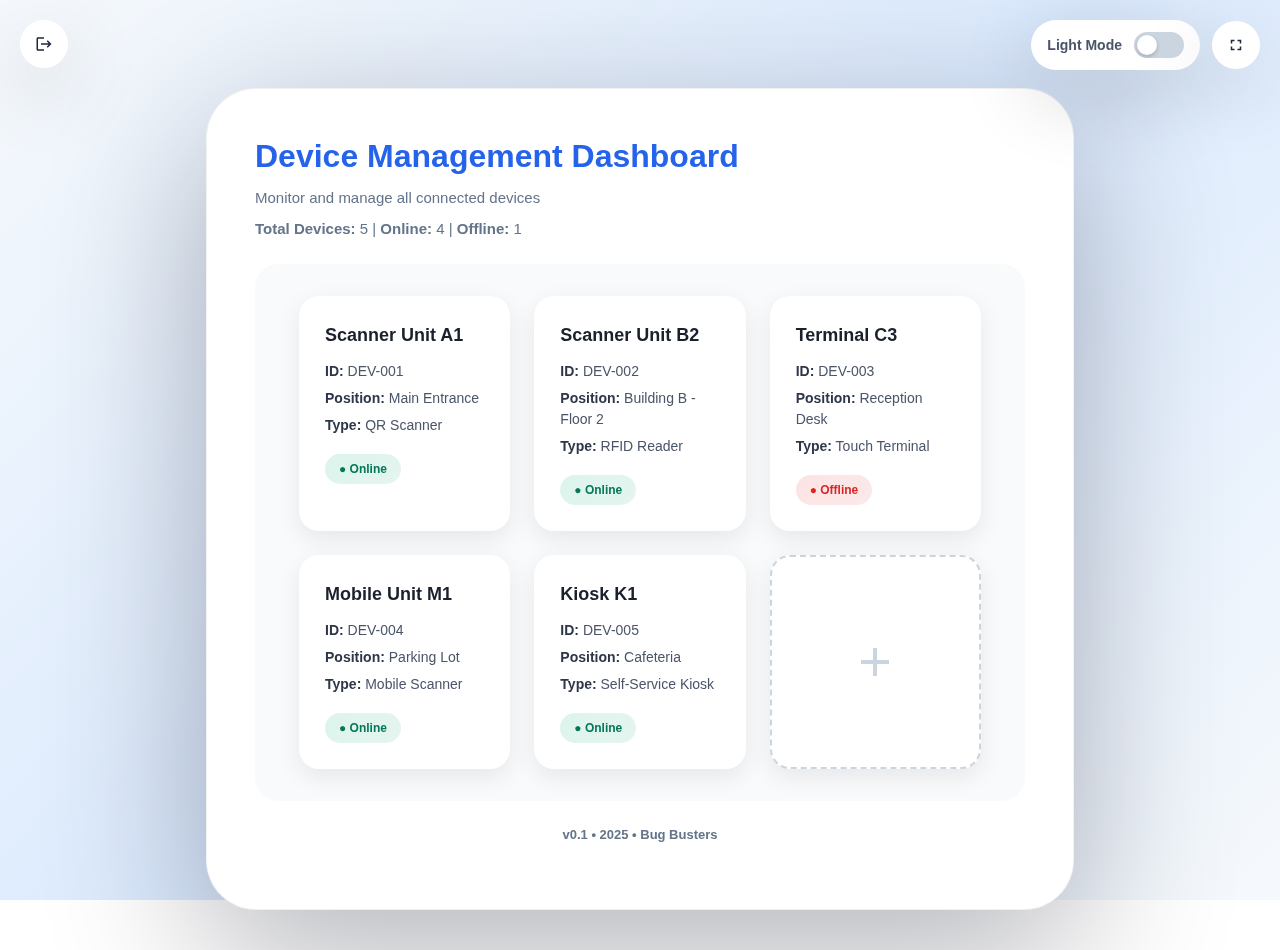
<file: Software_Code/UI/Admin_Page/index.html>
<!DOCTYPE html>
<html lang="hu">
<head>
    <meta charset="UTF-8" />
    <meta name="viewport" content="width=device-width, initial-scale=1.0"/>
    <link id="faviconLink" rel="icon" type="image/x-icon" href="favicon-light.ico">
    <title>Admin Dashboard - Attendance Registration Application</title>
    <link href="https://cdnjs.cloudflare.com/ajax/libs/bootstrap/5.3.2/css/bootstrap.min.css" rel="stylesheet">
    <style>
        * { margin: 0; padding: 0; box-sizing: border-box; }

        :root{
        --accent-1: #667eea;
        --accent-2: #764ba2;
        --accent-shadow: rgba(102,126,234,0.18);
        }

        body.light-mode{
        --accent-1: #2563eb;
        --accent-2: #3b82f6;
        --accent-shadow: rgba(37,99,235,0.18);
        }

        body {
            font-family: -apple-system, BlinkMacSystemFont, 'Segoe UI', Roboto, Oxygen, Ubuntu, Cantarell, sans-serif;
            min-height: 100vh;
            display: flex;
            align-items: flex-start;
            justify-content: center;
            padding: 40px 20px;
            padding-top: 88px;
            position: relative;
            overflow-x: hidden;
        }

        body::before {
            content: '';
            position: fixed;
            inset: 0;
            background: linear-gradient(135deg, #667eea 0%, #764ba2 100%);
            transition: opacity 0.5s ease;
            opacity: 1;
            z-index: -2;
        }

        body::after {
            content: '';
            position: fixed;
            inset: 0;
            background: linear-gradient(135deg, #f6f9fc 0%, #dbeafe 50%, #f6f9fc 100%);
            transition: opacity 0.5s ease;
            opacity: 0;
            z-index: -1;
        }

        body.light-mode::after { opacity: 1; }
        body.light-mode::before { opacity: 0; }

        .controls-container {
            position: fixed;
            top: 20px;
            right: 20px;
            display: flex;
            align-items: center;
            gap: 12px;
            z-index: 1000;
        }

        .controls-left {
            position: fixed;
            top: 20px;
            left: 20px;
            display: flex;
            align-items: center;
            gap: 12px;
            z-index: 1000;
        }

        .control-card {
            background: white;
            border-radius: 50px;
            padding: 12px 16px;
            box-shadow: 0 18px 60px rgba(2,6,23,0.28);
            display: flex;
            align-items: center;
            gap: 12px;
            transition: box-shadow 0.3s ease;
        }
        body.light-mode .control-card {
            box-shadow: 0 22px 80px rgba(2,6,23,0.20);
        }

        .mode-label { font-size: 14px; font-weight: 600; color: #4a5568; }
        .switch { position: relative; display: inline-block; width: 50px; height: 26px; }
        .switch input { opacity: 0; width: 0; height: 0; }
        
        .slider { 
            position: absolute; 
            cursor: pointer; 
            top: 0; 
            left: 0; 
            right: 0; 
            bottom: 0; 
            background-color: #cbd5e0; 
            border-radius: 26px;
            overflow: hidden;
            transition: background-color 0.4s ease;
        }

        .slider::before {
            position: absolute; 
            content: ""; 
            height: 20px; 
            width: 20px; 
            left: 3px; 
            bottom: 3px; 
            background-color: white;
            border-radius: 50%; 
            box-shadow: 0 2px 4px rgba(0, 0, 0, 0.2);
            transition: transform 0.4s ease;
            z-index: 2;
        }

        .slider::after {
            content: '';
            position: absolute;
            inset: 0;
            background: linear-gradient(135deg, #667eea 0%, #764ba2 100%);
            opacity: 0;
            transition: opacity 0.5s ease;
            z-index: 1;
        }

        input:checked + .slider::after { opacity: 1; }

        .switch::before {
            content: '';
            position: absolute;
            inset: 0;
            background: linear-gradient(135deg, #2563eb 0%, #3b82f6 100%);
            opacity: 0;
            transition: opacity 0.5s ease;
            border-radius: 26px;
            pointer-events: none;
            z-index: 1;
        }

        body.light-mode input:checked + .slider::after { opacity: 0; }
        body.light-mode .switch::before { opacity: 0; }
        body.light-mode input:checked ~ .switch::before { opacity: 1; }
        input:checked + .slider::before { transform: translateX(24px); }

        .fullscreen-btn {
            display: inline-grid;
            place-items: center;
            width: 36px;
            height: 36px;
            border-radius: 10px;
            border: none;
            background: linear-gradient(135deg, rgba(102,126,234,0.10), rgba(118,75,162,0.06));
            cursor: pointer;
            transition: transform 0.15s ease, box-shadow 0.15s ease;
            padding: 0;
            box-shadow: 0 10px 30px rgba(2,6,23,0.18);
        }
        .fullscreen-btn:active { transform: scale(0.98); }
        .fullscreen-btn svg { width: 18px; height: 18px; display:block; }
        body.light-mode .fullscreen-btn {
            background: linear-gradient(135deg, rgba(37,99,235,0.08), rgba(59,130,246,0.03));
            box-shadow: 0 12px 36px rgba(37,99,235,0.14);
        }

        .logout-btn {
            display: inline-grid;
            place-items: center;
            width: 36px;
            height: 36px;
            border-radius: 10px;
            border: none;
            background: linear-gradient(135deg, rgba(102,126,234,0.10), rgba(118,75,162,0.06));
            cursor: pointer;
            transition: transform 0.15s ease, box-shadow 0.15s ease;
            padding: 0;
            box-shadow: 0 10px 30px rgba(2,6,23,0.18);
        }
        .logout-btn:active { transform: scale(0.98); }
        .logout-btn svg { width: 18px; height: 18px; display:block; }
        body.light-mode .logout-btn {
            background: linear-gradient(135deg, rgba(37,99,235,0.08), rgba(59,130,246,0.03));
            box-shadow: 0 12px 36px rgba(37,99,235,0.14);
        }

        .control-item {
            display: flex;
            align-items: center;
            gap: 0;
            padding: 0;
            margin: 0;
            background: transparent;
            box-shadow: none;
            border-radius: 0;
        }

        .main-card {
            background: white;
            border-radius: 50px;
            box-shadow: 0 30px 100px rgba(0, 0, 0, 0.45);
            padding: 48px;
            width: 70%;
            max-width: 1400px;
            animation: fadeIn 0.5s ease-in;
            transition: box-shadow 0.5s ease, border 0.3s ease;
        }

        body.light-mode .main-card {
            box-shadow: 0 48px 160px rgba(2,6,23,0.30);
            border: 1px solid rgba(16, 24, 40, 0.06);
        }

        @keyframes fadeIn {
            from { opacity: 0; transform: translateY(-20px); }
            to   { opacity: 1; transform: translateY(0); }
        }

        .main-title {
            color: #1a202c;
            font-size: 32px;
            font-weight: 700;
            margin-bottom: 12px;
            transition: color 0.5s ease;
        }

        body.light-mode .main-title {
            color: #2563eb;
        }

        .main-label {
            color: #718096;
            font-size: 15px;
            margin-bottom: 8px;
            transition: color 0.5s ease;
        }

        body.light-mode .main-label {
            color: #64748b;
        }

        .devices-container {
            background: #f7fafc;
            border-radius: 24px;
            padding: 32px;
            margin-top: 24px;
            min-height: 400px;
            transition: background 0.5s ease;
        }

        body.light-mode .devices-container {
            background: #f8fafc;
        }

        .device-card {
            position: relative;
            background: white;
            border-radius: 20px;
            padding: 24px;
            box-shadow: 0 8px 24px rgba(0, 0, 0, 0.08);
            transition: all 0.3s ease;
            height: 100%;
            border: 2px solid transparent;
        }

        .device-card:hover {
            transform: translateY(-5px);
            box-shadow: 0 16px 40px rgba(102, 126, 234, 0.2);
            border-color: var(--accent-1);
        }

        body.light-mode .device-card:hover {
            box-shadow: 0 16px 40px rgba(37, 99, 235, 0.15);
            border-color: #2563eb;
        }

        .device-name {
            font-size: 18px;
            font-weight: 700;
            color: #1a202c;
            margin-bottom: 12px;
        }

        .device-info {
            font-size: 14px;
            color: #4a5568;
            margin-bottom: 6px;
        }

        .device-info strong {
            color: #2d3748;
            font-weight: 600;
        }

        .status-badge {
            display: inline-block;
            padding: 6px 14px;
            border-radius: 20px;
            font-size: 12px;
            font-weight: 600;
            margin-top: 12px;
        }

        .status-online {
            background: linear-gradient(135deg, rgba(16, 185, 129, 0.15), rgba(5, 150, 105, 0.1));
            color: #047857;
        }

        .status-offline {
            background: linear-gradient(135deg, rgba(239, 68, 68, 0.15), rgba(220, 38, 38, 0.1));
            color: #dc2626;
        }

        .add-device-card {
            background: white;
            border-radius: 20px;
            padding: 24px;
            box-shadow: 0 8px 24px rgba(0, 0, 0, 0.08);
            transition: all 0.3s ease;
            height: 100%;
            border: 2px dashed #cbd5e0;
            display: flex;
            align-items: center;
            justify-content: center;
            min-height: 200px;
            cursor: pointer;
        }

        .add-device-card:hover {
            transform: translateY(-5px);
            border-color: var(--accent-1);
            box-shadow: 0 16px 40px rgba(102, 126, 234, 0.2);
        }

        body.light-mode .add-device-card:hover {
            border-color: #2563eb;
            box-shadow: 0 16px 40px rgba(37, 99, 235, 0.15);
        }

        .add-icon {
            width: 48px;
            height: 48px;
            color: #cbd5e0;
            transition: color 0.3s ease;
        }

        .add-device-card:hover .add-icon {
            color: var(--accent-1);
        }

        body.light-mode .add-device-card:hover .add-icon {
            color: #2563eb;
        }

        .delete-btn {
            position: absolute;
            top: 12px;
            right: 12px;
            width: 32px;
            height: 32px;
            border-radius: 8px;
            border: none;
            background: linear-gradient(135deg, rgba(239, 68, 68, 0.15), rgba(220, 38, 38, 0.1));
            cursor: pointer;
            display: flex;
            align-items: center;
            justify-content: center;
            transition: all 0.3s ease;
            opacity: 0;
        }

        .device-card:hover .delete-btn {
            opacity: 1;
        }

        .delete-btn:hover {
            background: linear-gradient(135deg, rgba(239, 68, 68, 0.25), rgba(220, 38, 38, 0.2));
            transform: scale(1.1);
        }

        .delete-btn svg {
            width: 16px;
            height: 16px;
            color: #dc2626;
        }

        .edit-btn {
            position: absolute;
            top: 12px;
            right: 52px;
            width: 32px;
            height: 32px;
            border-radius: 8px;
            border: none;
            background: linear-gradient(135deg, rgba(102, 126, 234, 0.15), rgba(118, 75, 162, 0.1));
            cursor: pointer;
            display: flex;
            align-items: center;
            justify-content: center;
            transition: all 0.3s ease;
            opacity: 0;
        }

        body.light-mode .edit-btn {
            background: linear-gradient(135deg, rgba(37, 99, 235, 0.15), rgba(59, 130, 246, 0.1));
        }

        .device-card:hover .edit-btn {
            opacity: 1;
        }

        .edit-btn:hover {
            background: linear-gradient(135deg, rgba(102, 126, 234, 0.25), rgba(118, 75, 162, 0.2));
            transform: scale(1.1);
        }

        body.light-mode .edit-btn:hover {
            background: linear-gradient(135deg, rgba(37, 99, 235, 0.25), rgba(59, 130, 246, 0.2));
        }

        .edit-btn svg {
            width: 16px;
            height: 16px;
            color: #667eea;
        }

        body.light-mode .edit-btn svg {
            color: #2563eb;
        }

        .device-card.editing {
            border-color: var(--accent-1);
            box-shadow: 0 16px 40px var(--accent-shadow);
        }

        .editable-field {
            background: #f7fafc;
            border: 1px solid #e2e8f0;
            border-radius: 8px;
            padding: 6px 10px;
            font-size: 14px;
            width: 100%;
            margin-bottom: 8px;
            transition: all 0.3s ease;
        }

        .editable-field:focus {
            outline: none;
            border-color: var(--accent-1);
            background: white;
            box-shadow: 0 0 0 3px var(--accent-shadow);
        }

        .editable-field.name-field {
            font-size: 18px;
            font-weight: 700;
            color: #1a202c;
        }

        .edit-actions {
            display: flex;
            gap: 8px;
            margin-top: 16px;
        }

        .save-btn, .cancel-btn {
            flex: 1;
            padding: 8px 16px;
            border: none;
            border-radius: 8px;
            font-size: 13px;
            font-weight: 600;
            cursor: pointer;
            transition: all 0.3s ease;
        }

        .save-btn {
            background: linear-gradient(135deg, var(--accent-1), var(--accent-2));
            color: white;
        }

        .save-btn:hover {
            transform: translateY(-2px);
            box-shadow: 0 8px 16px var(--accent-shadow);
        }

        .cancel-btn {
            background: #f7fafc;
            color: #4a5568;
            border: 1px solid #e2e8f0;
        }

        .cancel-btn:hover {
            background: #edf2f7;
        }

        @media (max-width: 1200px) {
            .main-card {
                width: 85%;
            }
        }

        @media (max-width: 768px) {
            .main-card {
                width: 95%;
                padding: 32px 24px;
                border-radius: 32px;
            }

            .devices-container {
                padding: 20px;
            }

            .main-title {
                font-size: 26px;
            }
        }

        @media (max-width: 520px) {
            .main-card {
                padding: 24px 16px;
            }

            .controls-container {
                flex-direction: column;
                align-items: flex-end;
            }
        }

        .site-credit {
            margin-top: 24px;
            text-align: center;
            font-size: 13px;
            font-weight: 600;
            color: #718096;
            transition: color 0.25s ease;
        }

        body.light-mode .site-credit {
            color: #64748b;
        }

        .control-item button {
            background: white !important;
            border: none;
            border-radius: 50px;
            padding: 12px;
            min-height: 48px;
            min-width: 48px;
            display: inline-grid;
            place-items: center;
            box-shadow: 0 18px 60px rgba(2,6,23,0.28);
            cursor: pointer;
            transition: transform 0.15s ease, box-shadow 0.15s ease, background 0.15s ease;
        }

        .control-item button svg { width: 18px; height: 18px; display:block; }
        .control-item button:active { transform: scale(0.98); }

        body.light-mode .control-item button {
            box-shadow: 0 22px 80px rgba(2,6,23,0.20);
        }

        .control-item button:hover {
            transform: translateY(-2px);
            box-shadow: 0 22px 80px rgba(2,6,23,0.32);
        }

    </style>
</head>
<body class="light-mode">
    <div class="controls-left" role="region" aria-label="Left controls">
        <div class="control-item">
            <button id="logoutBtn" class="logout-btn" aria-label="Logout" title="Logout">
                <svg viewBox="0 0 24 24" fill="none" aria-hidden="true" focusable="false" xmlns="http://www.w3.org/2000/svg">
                    <path d="M17 7l-1.41 1.41L18.17 11H8v2h10.17l-2.58 2.58L17 17l5-5zM4 5h8V3H4c-1.1 0-2 .9-2 2v14c0 1.1.9 2 2 2h8v-2H4V5z" fill="#1e293b"/>
                </svg>
            </button>
        </div>
    </div>

    <div class="controls-container" role="region" aria-label="Controls">
        <div class="control-card">
            <span class="mode-label">Light Mode</span>
            <label class="switch" aria-hidden="true">
                <input type="checkbox" id="modeToggle">
                <span class="slider"></span>
            </label>
        </div>

        <div class="control-item">
            <button id="fullscreenBtn" class="fullscreen-btn" aria-label="Toggle fullscreen" title="Fullscreen">
                <svg id="fullscreenIcon" viewBox="0 0 24 24" fill="none" aria-hidden="true" focusable="false" xmlns="http://www.w3.org/2000/svg">
                    <path d="M7 14H5v5h5v-2H7v-3zm-2-4h2V7h3V5H5v5zm12 7h-3v2h5v-5h-2v3zM14 5v2h3v3h2V5h-5z" fill="#1e293b"/>
                </svg>
            </button>
        </div>
    </div>

    <div class="main-card">
        <h1 class="main-title">Device Management Dashboard</h1>
        <p class="main-label">Monitor and manage all connected devices</p>
        <p class="main-label"><strong>Total Devices:</strong> <span id="totalDevices">5</span> | <strong>Online:</strong> <span id="onlineDevices">4</span> | <strong>Offline:</strong> <span id="offlineDevices">1</span></p>

        <div class="devices-container">
            <div class="container-fluid">
                <div class="row g-4" id="devicesGrid">
                    <!-- Device 1 -->
                    <div class="col-12 col-md-6 col-lg-4">
                        <div class="device-card">
                            <button class="edit-btn" onclick="editDevice(this)">
                                <svg viewBox="0 0 24 24" fill="none" xmlns="http://www.w3.org/2000/svg">
                                    <path d="M3 17.25V21h3.75L17.81 9.94l-3.75-3.75L3 17.25zM20.71 7.04c.39-.39.39-1.02 0-1.41l-2.34-2.34c-.39-.39-1.02-.39-1.41 0l-1.83 1.83 3.75 3.75 1.83-1.83z" fill="currentColor"/>
                                </svg>
                            </button>
                            <button class="delete-btn" onclick="deleteDevice(this)">
                                <svg viewBox="0 0 24 24" fill="none" xmlns="http://www.w3.org/2000/svg">
                                    <path d="M6 19c0 1.1.9 2 2 2h8c1.1 0 2-.9 2-2V7H6v12zM19 4h-3.5l-1-1h-5l-1 1H5v2h14V4z" fill="currentColor"/>
                                </svg>
                            </button>
                            <div class="device-name">Scanner Unit A1</div>
                            <div class="device-info"><strong>ID:</strong> DEV-001</div>
                            <div class="device-info"><strong>Position:</strong> Main Entrance</div>
                            <div class="device-info"><strong>Type:</strong> QR Scanner</div>
                            <span class="status-badge status-online">● Online</span>
                        </div>
                    </div>

                    <!-- Device 2 -->
                    <div class="col-12 col-md-6 col-lg-4">
                        <div class="device-card">
                            <button class="edit-btn" onclick="editDevice(this)">
                                <svg viewBox="0 0 24 24" fill="none" xmlns="http://www.w3.org/2000/svg">
                                    <path d="M3 17.25V21h3.75L17.81 9.94l-3.75-3.75L3 17.25zM20.71 7.04c.39-.39.39-1.02 0-1.41l-2.34-2.34c-.39-.39-1.02-.39-1.41 0l-1.83 1.83 3.75 3.75 1.83-1.83z" fill="currentColor"/>
                                </svg>
                            </button>
                            <button class="delete-btn" onclick="deleteDevice(this)">
                                <svg viewBox="0 0 24 24" fill="none" xmlns="http://www.w3.org/2000/svg">
                                    <path d="M6 19c0 1.1.9 2 2 2h8c1.1 0 2-.9 2-2V7H6v12zM19 4h-3.5l-1-1h-5l-1 1H5v2h14V4z" fill="currentColor"/>
                                </svg>
                            </button>
                            <div class="device-name">Scanner Unit B2</div>
                            <div class="device-info"><strong>ID:</strong> DEV-002</div>
                            <div class="device-info"><strong>Position:</strong> Building B - Floor 2</div>
                            <div class="device-info"><strong>Type:</strong> RFID Reader</div>
                            <span class="status-badge status-online">● Online</span>
                        </div>
                    </div>

                    <!-- Device 3 -->
                    <div class="col-12 col-md-6 col-lg-4">
                        <div class="device-card">
                            <button class="edit-btn" onclick="editDevice(this)">
                                <svg viewBox="0 0 24 24" fill="none" xmlns="http://www.w3.org/2000/svg">
                                    <path d="M3 17.25V21h3.75L17.81 9.94l-3.75-3.75L3 17.25zM20.71 7.04c.39-.39.39-1.02 0-1.41l-2.34-2.34c-.39-.39-1.02-.39-1.41 0l-1.83 1.83 3.75 3.75 1.83-1.83z" fill="currentColor"/>
                                </svg>
                            </button>
                            <button class="delete-btn" onclick="deleteDevice(this)">
                                <svg viewBox="0 0 24 24" fill="none" xmlns="http://www.w3.org/2000/svg">
                                    <path d="M6 19c0 1.1.9 2 2 2h8c1.1 0 2-.9 2-2V7H6v12zM19 4h-3.5l-1-1h-5l-1 1H5v2h14V4z" fill="currentColor"/>
                                </svg>
                            </button>
                            <div class="device-name">Terminal C3</div>
                            <div class="device-info"><strong>ID:</strong> DEV-003</div>
                            <div class="device-info"><strong>Position:</strong> Reception Desk</div>
                            <div class="device-info"><strong>Type:</strong> Touch Terminal</div>
                            <span class="status-badge status-offline">● Offline</span>
                        </div>
                    </div>

                    <!-- Device 4 -->
                    <div class="col-12 col-md-6 col-lg-4">
                        <div class="device-card">
                            <button class="edit-btn" onclick="editDevice(this)">
                                <svg viewBox="0 0 24 24" fill="none" xmlns="http://www.w3.org/2000/svg">
                                    <path d="M3 17.25V21h3.75L17.81 9.94l-3.75-3.75L3 17.25zM20.71 7.04c.39-.39.39-1.02 0-1.41l-2.34-2.34c-.39-.39-1.02-.39-1.41 0l-1.83 1.83 3.75 3.75 1.83-1.83z" fill="currentColor"/>
                                </svg>
                            </button>
                            <button class="delete-btn" onclick="deleteDevice(this)">
                                <svg viewBox="0 0 24 24" fill="none" xmlns="http://www.w3.org/2000/svg">
                                    <path d="M6 19c0 1.1.9 2 2 2h8c1.1 0 2-.9 2-2V7H6v12zM19 4h-3.5l-1-1h-5l-1 1H5v2h14V4z" fill="currentColor"/>
                                </svg>
                            </button>
                            <div class="device-name">Mobile Unit M1</div>
                            <div class="device-info"><strong>ID:</strong> DEV-004</div>
                            <div class="device-info"><strong>Position:</strong> Parking Lot</div>
                            <div class="device-info"><strong>Type:</strong> Mobile Scanner</div>
                            <span class="status-badge status-online">● Online</span>
                        </div>
                    </div>

                    <!-- Device 5 -->
                    <div class="col-12 col-md-6 col-lg-4">
                        <div class="device-card">
                            <button class="edit-btn" onclick="editDevice(this)">
                                <svg viewBox="0 0 24 24" fill="none" xmlns="http://www.w3.org/2000/svg">
                                    <path d="M3 17.25V21h3.75L17.81 9.94l-3.75-3.75L3 17.25zM20.71 7.04c.39-.39.39-1.02 0-1.41l-2.34-2.34c-.39-.39-1.02-.39-1.41 0l-1.83 1.83 3.75 3.75 1.83-1.83z" fill="currentColor"/>
                                </svg>
                            </button>
                            <button class="delete-btn" onclick="deleteDevice(this)">
                                <svg viewBox="0 0 24 24" fill="none" xmlns="http://www.w3.org/2000/svg">
                                    <path d="M6 19c0 1.1.9 2 2 2h8c1.1 0 2-.9 2-2V7H6v12zM19 4h-3.5l-1-1h-5l-1 1H5v2h14V4z" fill="currentColor"/>
                                </svg>
                            </button>
                            <div class="device-name">Kiosk K1</div>
                            <div class="device-info"><strong>ID:</strong> DEV-005</div>
                            <div class="device-info"><strong>Position:</strong> Cafeteria</div>
                            <div class="device-info"><strong>Type:</strong> Self-Service Kiosk</div>
                            <span class="status-badge status-online">● Online</span>
                        </div>
                    </div>

                    <!-- Add Device Card -->
                    <div class="col-12 col-md-6 col-lg-4" id="addDeviceCol">
                        <div class="add-device-card" onclick="addNewDevice()">
                            <svg class="add-icon" viewBox="0 0 24 24" fill="none" xmlns="http://www.w3.org/2000/svg">
                                <path d="M19 13h-6v6h-2v-6H5v-2h6V5h2v6h6v2z" fill="currentColor"/>
                            </svg>
                        </div>
                    </div>
                </div>
            </div>
        </div>

        <p class="site-credit" role="note">v0.1 • 2025 • Bug Busters</p>
    </div>

    <script src="https://cdnjs.cloudflare.com/ajax/libs/bootstrap/5.3.2/js/bootstrap.bundle.min.js"></script>
    <script>
        const modeToggle = document.getElementById('modeToggle');
        const body = document.body;
        const modeLabel = document.querySelector('.mode-label');

        function setFavicon(isLight) {
            let link = document.getElementById('faviconLink') || document.querySelector("link[rel~='icon']");
            if (!link) {
                link = document.createElement('link');
                link.id = 'faviconLink';
                link.rel = 'icon';
                document.head.appendChild(link);
            }
            const target = isLight ? 'favicon-light.ico' : 'favicon-dark.ico';
            link.setAttribute('href', target + '?v=' + Date.now());
            link.setAttribute('type', 'image/x-icon');
        }

        if (body.classList.contains('light-mode')) {
            modeToggle.checked = false;
            modeLabel.textContent = 'Light Mode';
            setFavicon(true);
        } else {
            modeToggle.checked = true;
            modeLabel.textContent = 'Dark Mode';
            setFavicon(false);
        }

        modeToggle.addEventListener('change', function() {
            if (this.checked) {
                body.classList.remove('light-mode');
                modeLabel.textContent = 'Dark Mode';
                setFavicon(false);
            } else {
                body.classList.add('light-mode');
                modeLabel.textContent = 'Light Mode';
                setFavicon(true);
            }
        });

        const fullscreenBtn = document.getElementById('fullscreenBtn');
        const fullscreenIcon = document.getElementById('fullscreenIcon');

        const expandIcon = '<path d="M7 14H5v5h5v-2H7v-3zm-2-4h2V7h3V5H5v5zm12 7h-3v2h5v-5h-2v3zM14 5v2h3v3h2V5h-5z" fill="#1e293b"/>';
        const compressIcon = '<path d="M5 16h3v3h2v-5H5v2zm3-8H5v2h5V5H8v3zm6 11h2v-3h3v-2h-5v5zm2-11V5h-2v5h5V8h-3z" fill="#1e293b"/>';

        function toggleFullscreen() {
            if (!document.fullscreenElement) {
                document.documentElement.requestFullscreen().catch(err => {
                    console.log(`Error attempting to enable fullscreen: ${err.message}`);
                });
            } else {
                document.exitFullscreen();
            }
        }

        function updateFullscreenIcon() {
            if (document.fullscreenElement) {
                fullscreenIcon.innerHTML = compressIcon;
                fullscreenBtn.setAttribute('title', 'Exit fullscreen');
            } else {
                fullscreenIcon.innerHTML = expandIcon;
                fullscreenBtn.setAttribute('title', 'Fullscreen');
            }
        }

        fullscreenBtn.addEventListener('click', toggleFullscreen);
        document.addEventListener('fullscreenchange', updateFullscreenIcon);

        const logoutBtn = document.getElementById('logoutBtn');
        logoutBtn.addEventListener('click', function() {
            if (confirm('Are you sure you want to logout?')) {
                window.location.href = '../Login_Page/index.html';
            }
        });

        // Device management functions
        function updateDeviceCounts() {
            const deviceCards = document.querySelectorAll('.device-card');
            let total = deviceCards.length;
            let online = 0;
            let offline = 0;

            deviceCards.forEach(card => {
                const status = card.querySelector('.status-badge');
                if (status && status.classList.contains('status-online')) {
                    online++;
                } else if (status && status.classList.contains('status-offline')) {
                    offline++;
                }
            });

            document.getElementById('totalDevices').textContent = total;
            document.getElementById('onlineDevices').textContent = online;
            document.getElementById('offlineDevices').textContent = offline;
        }

        function deleteDevice(button) {
            if (confirm('Are you sure you want to delete this device?')) {
                const col = button.closest('.col-12');
                col.style.transition = 'opacity 0.3s ease, transform 0.3s ease';
                col.style.opacity = '0';
                col.style.transform = 'scale(0.8)';
                
                setTimeout(() => {
                    col.remove();
                    updateDeviceCounts();
                }, 300);
            }
        }

        function addNewDevice() {
            const devicesGrid = document.getElementById('devicesGrid');
            const addDeviceCol = document.getElementById('addDeviceCol');
            
            const newCol = document.createElement('div');
            newCol.className = 'col-12 col-md-6 col-lg-4';
            newCol.style.opacity = '0';
            newCol.style.transform = 'scale(0.8)';
            
            newCol.innerHTML = `
                <div class="device-card">
                    <button class="edit-btn" onclick="editDevice(this)">
                        <svg viewBox="0 0 24 24" fill="none" xmlns="http://www.w3.org/2000/svg">
                            <path d="M3 17.25V21h3.75L17.81 9.94l-3.75-3.75L3 17.25zM20.71 7.04c.39-.39.39-1.02 0-1.41l-2.34-2.34c-.39-.39-1.02-.39-1.41 0l-1.83 1.83 3.75 3.75 1.83-1.83z" fill="currentColor"/>
                        </svg>
                    </button>
                    <button class="delete-btn" onclick="deleteDevice(this)">
                        <svg viewBox="0 0 24 24" fill="none" xmlns="http://www.w3.org/2000/svg">
                            <path d="M6 19c0 1.1.9 2 2 2h8c1.1 0 2-.9 2-2V7H6v12zM19 4h-3.5l-1-1h-5l-1 1H5v2h14V4z" fill="currentColor"/>
                        </svg>
                    </button>
                    <div class="device-name">New Device</div>
                    <div class="device-info"><strong>ID:</strong> DEV-XXX</div>
                    <div class="device-info"><strong>Position:</strong> To be assigned</div>
                    <div class="device-info"><strong>Type:</strong> Pending configuration</div>
                    <span class="status-badge status-offline">● Offline</span>
                </div>
            `;
            
            devicesGrid.insertBefore(newCol, addDeviceCol);
            
            setTimeout(() => {
                newCol.style.transition = 'opacity 0.3s ease, transform 0.3s ease';
                newCol.style.opacity = '1';
                newCol.style.transform = 'scale(1)';
            }, 10);
            
            updateDeviceCounts();
        }

        // Edit device function
        function editDevice(button) {
            const card = button.closest('.device-card');
            
            // Check if already editing
            if (card.classList.contains('editing')) {
                return;
            }
            
            // Store original content
            const deviceName = card.querySelector('.device-name').textContent;
            const deviceInfos = card.querySelectorAll('.device-info');
            const deviceId = deviceInfos[0].textContent.replace('ID:', '').trim();
            const devicePosition = deviceInfos[1].textContent.replace('Position:', '').trim();
            const deviceType = deviceInfos[2].textContent.replace('Type:', '').trim();
            const statusBadge = card.querySelector('.status-badge');
            const isOnline = statusBadge.classList.contains('status-online');
            
            // Create edit form
            card.classList.add('editing');
            const timestamp = Date.now();
            card.innerHTML = `
                <button class="edit-btn" style="opacity: 0.5; cursor: not-allowed;">
                    <svg viewBox="0 0 24 24" fill="none" xmlns="http://www.w3.org/2000/svg">
                        <path d="M3 17.25V21h3.75L17.81 9.94l-3.75-3.75L3 17.25zM20.71 7.04c.39-.39.39-1.02 0-1.41l-2.34-2.34c-.39-.39-1.02-.39-1.41 0l-1.83 1.83 3.75 3.75 1.83-1.83z" fill="currentColor"/>
                    </svg>
                </button>
                <button class="delete-btn" style="opacity: 0.5; cursor: not-allowed;">
                    <svg viewBox="0 0 24 24" fill="none" xmlns="http://www.w3.org/2000/svg">
                        <path d="M6 19c0 1.1.9 2 2 2h8c1.1 0 2-.9 2-2V7H6v12zM19 4h-3.5l-1-1h-5l-1 1H5v2h14V4z" fill="currentColor"/>
                    </svg>
                </button>
                <input type="text" class="editable-field name-field" value="${deviceName}" placeholder="Device Name">
                <input type="text" class="editable-field" value="${deviceId}" placeholder="Device ID">
                <input type="text" class="editable-field" value="${devicePosition}" placeholder="Position">
                <input type="text" class="editable-field" value="${deviceType}" placeholder="Device Type">
                <div style="display: flex; align-items: center; gap: 8px; margin-bottom: 8px;">
                    <label style="font-size: 14px; color: #4a5568; font-weight: 600;">Status:</label>
                    <label style="display: flex; align-items: center; gap: 6px; cursor: pointer;">
                        <input type="radio" name="status-${timestamp}" value="online" ${isOnline ? 'checked' : ''}>
                        <span style="font-size: 14px; color: #047857;">Online</span>
                    </label>
                    <label style="display: flex; align-items: center; gap: 6px; cursor: pointer;">
                        <input type="radio" name="status-${timestamp}" value="offline" ${!isOnline ? 'checked' : ''}>
                        <span style="font-size: 14px; color: #dc2626;">Offline</span>
                    </label>
                </div>
                <div class="edit-actions">
                    <button class="save-btn" onclick="saveDevice(this)">Save</button>
                    <button class="cancel-btn" onclick="cancelEdit(this, '${deviceName.replace(/'/g, "\\'")}', '${deviceId.replace(/'/g, "\\'")}', '${devicePosition.replace(/'/g, "\\'")}', '${deviceType.replace(/'/g, "\\'")}', ${isOnline})">Cancel</button>
                </div>
            `;
        }

        function saveDevice(button) {
            const card = button.closest('.device-card');
            const inputs = card.querySelectorAll('.editable-field');
            const nameInput = inputs[0].value.trim();
            const idInput = inputs[1].value.trim();
            const positionInput = inputs[2].value.trim();
            const typeInput = inputs[3].value.trim();
            const statusRadio = card.querySelector('input[type="radio"]:checked');
            const isOnline = statusRadio.value === 'online';
            
            if (!nameInput || !idInput || !positionInput || !typeInput) {
                alert('Please fill in all fields');
                return;
            }
            
            card.classList.remove('editing');
            card.innerHTML = `
                <button class="edit-btn" onclick="editDevice(this)">
                    <svg viewBox="0 0 24 24" fill="none" xmlns="http://www.w3.org/2000/svg">
                        <path d="M3 17.25V21h3.75L17.81 9.94l-3.75-3.75L3 17.25zM20.71 7.04c.39-.39.39-1.02 0-1.41l-2.34-2.34c-.39-.39-1.02-.39-1.41 0l-1.83 1.83 3.75 3.75 1.83-1.83z" fill="currentColor"/>
                    </svg>
                </button>
                <button class="delete-btn" onclick="deleteDevice(this)">
                    <svg viewBox="0 0 24 24" fill="none" xmlns="http://www.w3.org/2000/svg">
                        <path d="M6 19c0 1.1.9 2 2 2h8c1.1 0 2-.9 2-2V7H6v12zM19 4h-3.5l-1-1h-5l-1 1H5v2h14V4z" fill="currentColor"/>
                    </svg>
                </button>
                <div class="device-name">${nameInput}</div>
                <div class="device-info"><strong>ID:</strong> ${idInput}</div>
                <div class="device-info"><strong>Position:</strong> ${positionInput}</div>
                <div class="device-info"><strong>Type:</strong> ${typeInput}</div>
                <span class="status-badge ${isOnline ? 'status-online' : 'status-offline'}">● ${isOnline ? 'Online' : 'Offline'}</span>
            `;
            
            updateDeviceCounts();
        }

        function cancelEdit(button, name, id, position, type, isOnline) {
            const card = button.closest('.device-card');
            card.classList.remove('editing');
            card.innerHTML = `
                <button class="edit-btn" onclick="editDevice(this)">
                    <svg viewBox="0 0 24 24" fill="none" xmlns="http://www.w3.org/2000/svg">
                        <path d="M3 17.25V21h3.75L17.81 9.94l-3.75-3.75L3 17.25zM20.71 7.04c.39-.39.39-1.02 0-1.41l-2.34-2.34c-.39-.39-1.02-.39-1.41 0l-1.83 1.83 3.75 3.75 1.83-1.83z" fill="currentColor"/>
                    </svg>
                </button>
                <button class="delete-btn" onclick="deleteDevice(this)">
                    <svg viewBox="0 0 24 24" fill="none" xmlns="http://www.w3.org/2000/svg">
                        <path d="M6 19c0 1.1.9 2 2 2h8c1.1 0 2-.9 2-2V7H6v12zM19 4h-3.5l-1-1h-5l-1 1H5v2h14V4z" fill="currentColor"/>
                    </svg>
                </button>
                <div class="device-name">${name}</div>
                <div class="device-info"><strong>ID:</strong> ${id}</div>
                <div class="device-info"><strong>Position:</strong> ${position}</div>
                <div class="device-info"><strong>Type:</strong> ${type}</div>
                <span class="status-badge ${isOnline ? 'status-online' : 'status-offline'}">● ${isOnline ? 'Online' : 'Offline'}</span>
            `;
        }

        // Initialize counts
        updateDeviceCounts();
    </script>
</body>
</html>
</file>
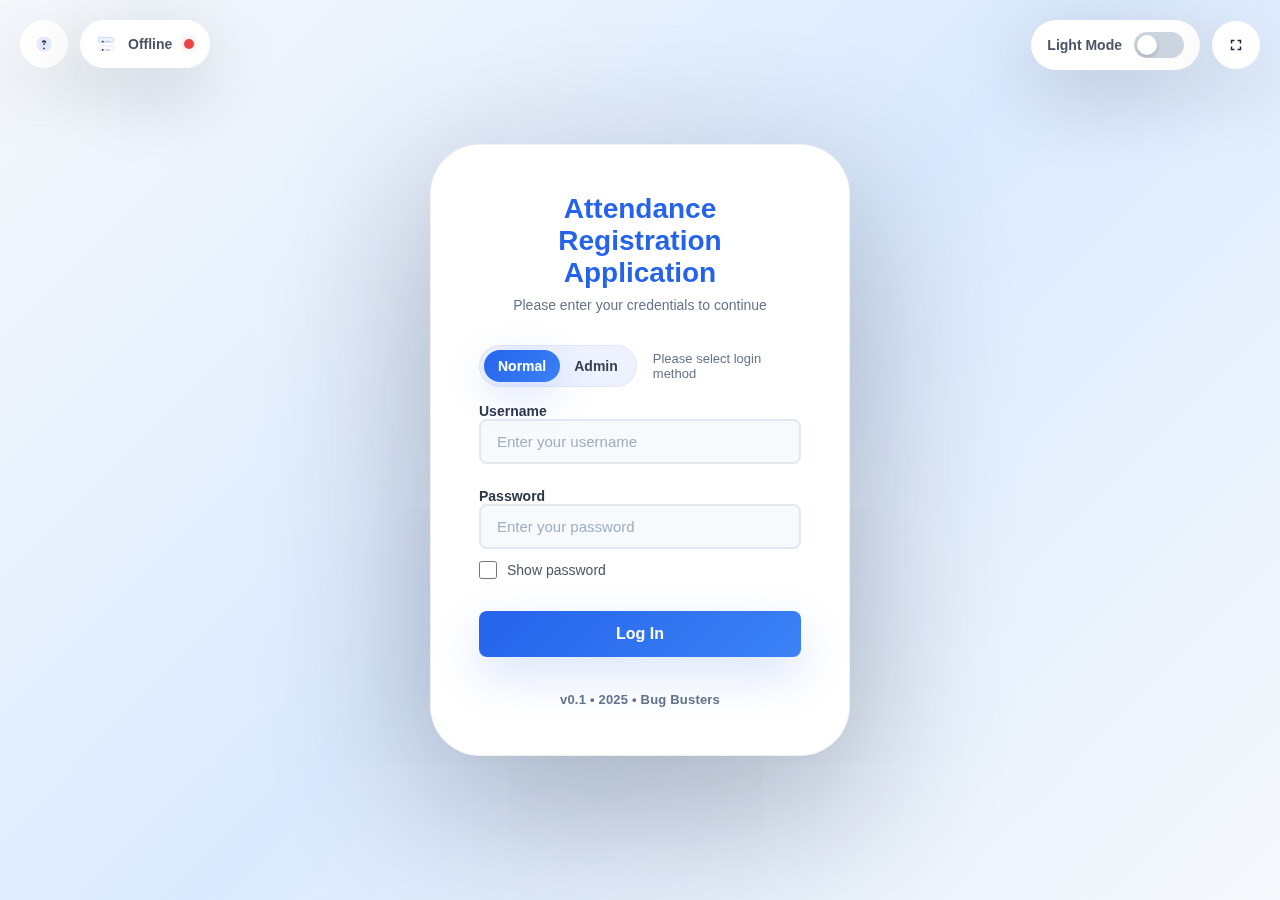
<file: Software_Code/UI/Login_Page/index.html>
<!DOCTYPE html>
<html lang="hu">
<head>
    <meta charset="UTF-8" />
    <meta name="viewport" content="width=device-width, initial-scale=1.0"/>
    <link id="faviconLink" rel="icon" type="image/x-icon" href="favicon-light.ico">
    <title>Login - Attendance Registration Application</title>
    <style>
        * { margin: 0; padding: 0; box-sizing: border-box; }

        :root{
        --accent-1: #667eea;
        --accent-2: #764ba2;
        --accent-shadow: rgba(102,126,234,0.18);
        }

        body.light-mode{
        --accent-1: #2563eb;
        --accent-2: #3b82f6;
        --accent-shadow: rgba(37,99,235,0.18);
        }

        /* BODY with gradient transition fix */
        body {
            font-family: -apple-system, BlinkMacSystemFont, 'Segoe UI', Roboto, Oxygen, Ubuntu, Cantarell, sans-serif;
            min-height: 100vh;
            display: flex;
            align-items: center;
            justify-content: center;
            padding: 20px;
            position: relative;
            overflow-x: hidden;
        }

        /* Dark mode gradient (base layer) */
        body::before {
            content: '';
            position: fixed;
            inset: 0;
            background: linear-gradient(135deg, #667eea 0%, #764ba2 100%);
            transition: opacity 0.5s ease;
            opacity: 1;
            z-index: -2;
        }

        /* Light mode gradient (top layer) */
        body::after {
            content: '';
            position: fixed;
            inset: 0;
            background: linear-gradient(135deg, #f6f9fc 0%, #dbeafe 50%, #f6f9fc 100%);
            transition: opacity 0.5s ease;
            opacity: 0;
            z-index: -1;
        }

        body.light-mode::after {
            opacity: 1;
        }

        body.light-mode::before {
            opacity: 0;
        }

        .controls-container {
            position: fixed;
            top: 20px;
            right: 20px;
            display: flex;
            align-items: center;
            gap: 12px;
            z-index: 1000;
        }

        .controls-left {
            position: fixed;
            top: 20px;
            left: 20px;
            display: flex;
            align-items: center;
            gap: 12px;
            z-index: 1000;
        }

        .control-card {
            background: white;
            border-radius: 50px;
            padding: 12px 16px;
            box-shadow: 0 18px 60px rgba(2,6,23,0.28);
            display: flex;
            align-items: center;
            gap: 12px;
            transition: box-shadow 0.3s ease;
        }
        body.light-mode .control-card {
            box-shadow: 0 22px 80px rgba(2,6,23,0.20);
        }

        .control-item {
            display: flex;
            align-items: center;
            gap: 0;
            padding: 0;
            margin: 0;
            background: transparent;
            box-shadow: none;
            border-radius: 0;
        }

        .help-btn {
            display: inline-grid;
            place-items: center;
            width: 36px;
            height: 36px;
            border-radius: 10px;
            border: none;
            background: linear-gradient(135deg, rgba(102,126,234,0.10), rgba(118,75,162,0.06));
            cursor: pointer;
            transition: transform 0.15s ease, box-shadow 0.15s ease;
            padding: 0;
            box-shadow: 0 10px 30px rgba(2,6,23,0.18);
        }
        .help-btn:active { transform: scale(0.98); }
        .help-btn svg { width: 18px; height: 18px; display:block; }
        body.light-mode .help-btn {
            background: linear-gradient(135deg, rgba(37,99,235,0.08), rgba(59,130,246,0.03));
            box-shadow: 0 12px 36px rgba(37,99,235,0.14);
        }

        .fullscreen-btn {
            display: inline-grid;
            place-items: center;
            width: 36px;
            height: 36px;
            border-radius: 10px;
            border: none;
            background: linear-gradient(135deg, rgba(102,126,234,0.10), rgba(118,75,162,0.06));
            cursor: pointer;
            transition: transform 0.15s ease, box-shadow 0.15s ease;
            padding: 0;
            box-shadow: 0 10px 30px rgba(2,6,23,0.18);
        }
        .fullscreen-btn:active { transform: scale(0.98); }
        .fullscreen-btn svg { width: 18px; height: 18px; display:block; }
        body.light-mode .fullscreen-btn {
            background: linear-gradient(135deg, rgba(37,99,235,0.08), rgba(59,130,246,0.03));
            box-shadow: 0 12px 36px rgba(37,99,235,0.14);
        }

        .login-container {
            background: white;
            border-radius: 50px;
            box-shadow: 0 30px 100px rgba(0, 0, 0, 0.45);
            padding: 48px;
            width: 100%;
            max-width: 420px;
            animation: fadeIn 0.5s ease-in;
            transition: box-shadow 0.5s ease, border 0.3s ease, transform 0.25s ease;
        }

        body.light-mode .login-container {
            box-shadow: 0 48px 160px rgba(2,6,23,0.30);
            border: 1px solid rgba(16, 24, 40, 0.06);
        }

        @keyframes fadeIn {
            from { opacity: 0; transform: translateY(-20px); }
            to   { opacity: 1; transform: translateY(0); }
        }

        h1 { color: #1a202c; font-size: 28px; font-weight: 700; margin-bottom: 8px; text-align: center; transition: color 0.5s ease; }
        body.light-mode h1 { color: #2563eb; }
        .subtitle { color: #718096; font-size: 14px; text-align: center; margin-bottom: 32px; transition: color 0.5s ease; }
        body.light-mode .subtitle { color: #64748b; }

        .form-group { margin-bottom: 24px; }
        label { display: block; color: #2d3748; font-size: 14px; font-weight: 600; }
        input { width: 100%; padding: 12px 16px; border: 2px solid #e2e8f0; border-radius: 8px; font-size: 15px; transition: all 0.3s ease; background: #f7fafc; }
        input:focus { outline: none; border-color: #667eea; background: white; box-shadow: 0 0 0 3px rgba(102, 126, 234, 0.1); transition: all 0.3s ease; }
        body.light-mode input:focus { border-color: #2563eb; box-shadow: 0 0 0 3px rgba(37, 99, 235, 0.1); }
        input::placeholder { color: #a0aec0; }

        .checkbox-container { display: flex; align-items: center; margin-top: 12px; margin-bottom: 8px; }
        .checkbox-container input[type="checkbox"] { width: 18px; height: 18px; margin: 0; margin-right: 10px; cursor: pointer; accent-color: #667eea; transition: accent-color 0.3s ease; }
        body.light-mode .checkbox-container input[type="checkbox"] { accent-color: #2563eb; }
        .checkbox-container label { margin: 0; font-size: 14px; font-weight: 500; color: #4a5568; cursor: pointer; user-select: none; }

        /* LOGIN BUTTON with gradient transition fix */
        .login-btn {
            width: 100%;
            padding: 14px;
            color: white;
            border: none;
            border-radius: 8px;
            font-size: 16px;
            font-weight: 600;
            cursor: pointer;
            margin-top: 8px;
            position: relative;
            z-index: 0;              /* create stacking context for the button */
            overflow: hidden;
            transition: transform 0.25s ease, box-shadow 0.25s ease;
            background: linear-gradient(135deg, #2563eb 0%, #3b82f6 100%);
            -webkit-font-smoothing: antialiased;
            -moz-osx-font-smoothing: grayscale;
        }

        /* Dark mode gradient overlay (put behind button content) */
        .login-btn::before {
            content: '';
            position: absolute;
            inset: 0;
            background: linear-gradient(135deg, #667eea 0%, #764ba2 100%);
            transition: opacity 0.5s ease;
            opacity: 0;
            z-index: -1;             /* <- behind the button text/content */
            pointer-events: none;
        }

        /* Extra overlay layer even further behind (optional) */
        .login-btn::after {
            content: '';
            position: absolute;
            inset: 0;
            background: linear-gradient(135deg, #667eea 0%, #764ba2 100%);
            transition: opacity 0.5s ease;
            opacity: 0;
            z-index: -2;             /* <- behind ::before */
            pointer-events: none;
        }

        body:not(.light-mode) .login-btn::before,
        body:not(.light-mode) .login-btn::after {
            opacity: 1;
        }

        .login-btn {
            box-shadow: 0 14px 40px rgba(2,6,23,0.28);
        }
        
        body.light-mode .login-btn {
            box-shadow: 0 18px 48px rgba(37, 99, 235, 0.18);
        }

        .login-btn:hover { 
            transform: translateY(-3px); 
            box-shadow: 0 18px 48px rgba(102, 126, 234, 0.5); 
        }
        body.light-mode .login-btn:hover { 
            box-shadow: 0 22px 60px rgba(37, 99, 235, 0.28); 
        }
        .login-btn:active { transform: translateY(0); }

        .site-credit {
            margin-top: 35px;
            text-align: center;
            font-size: 13px;
            font-weight: 600;
            color: #718096;
            transition: color 0.25s ease, opacity 0.25s ease;
            letter-spacing: 0.2px;
        }
        body.light-mode .site-credit {
            color: #64748b;
        }
        @media (max-width: 420px) {
            .site-credit { font-size: 12px; margin-top: 10px; }
        }

        .mode-label { font-size: 14px; font-weight: 600; color: #4a5568; }
        .switch { position: relative; display: inline-block; width: 50px; height: 26px; }
        .switch input { opacity: 0; width: 0; height: 0; }
        
        /* SLIDER with gradient transition fix */
        .slider { 
            position: absolute; 
            cursor: pointer; 
            top: 0; 
            left: 0; 
            right: 0; 
            bottom: 0; 
            background-color: #cbd5e0; 
            border-radius: 26px;
            overflow: hidden;
            transition: background-color 0.4s ease;
        }

        /* White circle knob */
        .slider::before {
            position: absolute; 
            content: ""; 
            height: 20px; 
            width: 20px; 
            left: 3px; 
            bottom: 3px; 
            background-color: white;
            border-radius: 50%; 
            box-shadow: 0 2px 4px rgba(0, 0, 0, 0.2);
            transition: transform 0.4s ease;
            z-index: 2;
        }

        /* Gradient overlay for checked state - Dark mode */
        .slider::after {
            content: '';
            position: absolute;
            inset: 0;
            background: linear-gradient(135deg, #667eea 0%, #764ba2 100%);
            opacity: 0;
            transition: opacity 0.5s ease;
            z-index: 1;
        }

        /* When toggle is ON (checked) */
        input:checked + .slider::after { 
            opacity: 1;
        }

        /* Light mode gradient overlay - added as new pseudo-element on parent */
        .switch::before {
            content: '';
            position: absolute;
            inset: 0;
            background: linear-gradient(135deg, #2563eb 0%, #3b82f6 100%);
            opacity: 0;
            transition: opacity 0.5s ease;
            border-radius: 26px;
            pointer-events: none;
            z-index: 1;
        }

        /* When in light mode AND toggle is ON, show light gradient instead */
        body.light-mode input:checked + .slider::after {
            opacity: 0;
        }

        body.light-mode .switch::before {
            opacity: 0;
        }

        body.light-mode input:checked ~ .switch::before {
            opacity: 1;
        }

        /* Move the knob when checked */
        input:checked + .slider::before { 
            transform: translateX(24px); 
        }

        .help-overlay { position: fixed; inset: 0; display: flex; align-items: center; justify-content: center; background: rgba(6, 7, 12, 0.55); z-index: 1500; padding: 24px; opacity: 0; pointer-events: none; transform: translateZ(0); will-change: opacity; transition: opacity 360ms cubic-bezier(.22,.9,.12,1); }
        .help-overlay.is-open { opacity: 1; pointer-events: auto; }
        .help-modal {
            width: 100%; max-width: 760px; max-height: calc(100vh - 80px); overflow: auto;
            background: linear-gradient(180deg, rgba(255,255,255,0.98), white);
            border-radius: 14px; padding: 24px; box-shadow: 0 60px 180px rgba(2,6,23,0.32); position: relative;
            opacity: 0; transform: translateY(14px) scale(0.985); will-change: transform, opacity;
            transition: transform 420ms cubic-bezier(.22,.9,.12,1), opacity 360ms cubic-bezier(.22,.9,.12,1);
        }
        .help-overlay.is-open .help-modal { opacity: 1; transform: translateY(0) scale(1); }
        body.light-mode .help-modal { box-shadow: 0 70px 220px rgba(2,6,23,0.24); border: 1px solid rgba(16,24,40,0.06); }
        .help-modal h2 { font-size: 20px; margin-bottom: 12px; color: #0f172a; }
        .help-modal p { color: #334155; line-height: 1.5; }
        .help-close { position: absolute; top: 12px; right: 12px; width: 36px; height: 36px; border-radius: 8px; border: none; background: transparent; cursor: pointer; display: inline-grid; place-items: center; box-shadow: 0 8px 26px rgba(2,6,23,0.18); }
        .help-close svg { width: 18px; height: 18px; }

        @media (max-width: 520px) {
            .help-modal { max-width: calc(100% - 32px); padding: 18px; border-radius: 12px; }
            .login-container { padding: 32px 20px; }
            .controls-container { flex-direction: column; align-items: flex-end; }
            .controls-left { flex-direction: column; align-items: flex-start; }
        }
        @media (max-width: 360px) {
            .login-container { padding: 22px 14px; }
            .help-modal { padding: 14px; }
        }

        .control-item button {
            background: white !important;
            border: none;
            border-radius: 50px;
            padding: 12px;
            min-height: 48px;
            min-width: 48px;
            display: inline-grid;
            place-items: center;
            box-shadow: 0 18px 60px rgba(2,6,23,0.28);
            cursor: pointer;
            transition: transform 0.15s ease, box-shadow 0.15s ease, background 0.15s ease;
        }

        .control-item button svg { width: 18px; height: 18px; display:block; }
        .control-item button:active { transform: scale(0.98); }

        body.light-mode .control-item button {
            box-shadow: 0 22px 80px rgba(2,6,23,0.20);
        }

        .control-item button:hover {
            transform: translateY(-2px);
            box-shadow: 0 22px 80px rgba(2,6,23,0.32);
        }

        .server-icon { width: 20px; height: 20px; display: block; flex-shrink: 0; }
        .server-status { font-size: 14px; font-weight: 600; color: #4a5568; }

        .status-dot {
            width: 10px;
            height: 10px;
            border-radius: 50%;
            background: #ef4444;
            box-shadow: 0 0 8px rgba(239,68,68,0.28);
            display: inline-block;
            flex-shrink: 0;
        }

        .control-card.server-card {
            padding: 12px 16px;
            gap: 12px;
            min-height: 48px;
            display: flex;
            align-items: center;
            box-shadow: 0 18px 60px rgba(2,6,23,0.28);
        }

        @keyframes pulseRed {
            0% { box-shadow: 0 0 0 0 rgba(239,68,68,0.18); }
            70% { box-shadow: 0 0 0 8px rgba(239,68,68,0.0); }
            100% { box-shadow: 0 0 0 0 rgba(239,68,68,0.0); }
        }
        .status-dot.pulse { animation: pulseRed 2s infinite; }

        .mode-select { display: flex; gap: 8px; align-items: center; margin-bottom: 16px; }
        .segmented {
            display: inline-flex;
            background: #eef2ff;
            border-radius: 999px;
            padding: 4px;
            border: 1px solid rgba(99,102,241,0.08);
            position: relative;
        }
        .segmented input[type="radio"] { display: none; }
        .segmented label {
            padding: 8px 14px;
            font-weight: 600;
            font-size: 14px;
            border-radius: 999px;
            cursor: pointer;
            user-select: none;
            color: #374151;
            position: relative;
            z-index: 1;
            transform-origin: center center; /* scale from center */
            /* slightly longer, smoother transform so scaling feels natural */
            transition: color 0.18s ease, transform 180ms cubic-bezier(.2,.9,.2,1);
        }
        .segmented label:hover { transform: scale(1.06); z-index: 3; }

        /* Improved: layered pseudo-elements so selected state background transitions between dark/light smoothly */
        .segmented label::before,
        .segmented label::after {
            content: '';
            position: absolute;
            inset: 0;
            border-radius: 999px;
            transition: opacity 0.5s ease;
            z-index: -1;
            box-shadow: 0 12px 40px var(--accent-shadow);
            pointer-events: none;
            opacity: 0;
        }

        /* dark-mode gradient layer */
        .segmented label::before {
            background: linear-gradient(135deg, var(--accent-1) 0%, var(--accent-2) 100%);
            z-index: -2;
        }

        /* light-mode gradient layer */
        .segmented label::after {
            background: linear-gradient(135deg, #2563eb 0%, #3b82f6 100%);
            z-index: -3;
            box-shadow: 0 12px 40px rgba(37, 99, 235, 0.18);
        }

        .segmented input[type="radio"]:checked + label {
            color: white;
        }

        /* Show dark gradient when checked in dark mode */
        .segmented input[type="radio"]:checked + label::before {
            opacity: 1;
        }

        /* Override in light mode: show light gradient when checked */
        body.light-mode .segmented input[type="radio"]:checked + label::before {
            opacity: 0;
        }
        body.light-mode .segmented input[type="radio"]:checked + label::after {
            opacity: 1;
        }

        .mode-hint { font-size: 13px; color: #64748b; margin-left: 8px; }

        @media (max-width:420px) {
            .segmented label { padding: 8px 10px; font-size: 13px; }
            .mode-select { flex-direction: column; align-items: stretch; gap: 10px; }
            .mode-hint { margin-left: 0; }
        }

    </style>
</head>
<body class="light-mode">
    <div class="controls-left" role="region" aria-label="Left controls">
        <div class="control-item">
            <button id="helpBtn" class="help-btn" aria-label="Open help" title="Help">
                <svg viewBox="0 0 24 24" fill="none" aria-hidden="true" focusable="false" xmlns="http://www.w3.org/2000/svg">
                    <path d="M12 2C6.48 2 2 6.48 2 12s4.48 10 10 10 10-4.48 10-10S17.52 2 12 2z" fill="rgba(37,99,235,0.12)"/>
                    <path d="M12 7a3 3 0 00-3 3h2a1 1 0 112 0c0 .552-.448 1-1 1-.552 0-1 .448-1 1v1h2v-1c0-1.105.895-2 2-2a3 3 0 00-3-3zM11 17h2v2h-2z" fill="#1e293b"/>
                </svg>
            </button>
        </div>

        <div class="control-card server-card" id="serverCard" role="status" aria-label="Szerver állapota: offline" title="Szerver státusz: offline">
            <svg class="server-icon" viewBox="0 0 24 24" fill="none" aria-hidden="true" focusable="false" xmlns="http://www.w3.org/2000/svg">
                <rect x="3" y="4" width="18" height="6" rx="1.5" fill="#eef2ff" stroke="#c7d2fe"/>
                <rect x="3" y="14" width="18" height="6" rx="1.5" fill="#f8fafc" stroke="#e6e9f7"/>
                <rect x="7" y="8" width="2" height="2" rx="0.5" fill="#1e293b"/>
                <rect x="7" y="18" width="2" height="2" rx="0.5" fill="#1e293b"/>
                <rect x="11" y="8" width="6" height="2" rx="0.5" fill="#cbd5e1"/>
                <rect x="11" y="18" width="6" height="2" rx="0.5" fill="#cbd5e1"/>
            </svg>
            <span class="server-status">Offline</span>
            <span class="status-dot pulse" aria-hidden="true"></span>
        </div>
    </div>

    <div class="controls-container" role="region" aria-label="Right controls">
        <div class="control-card">
            <span class="mode-label">Light Mode</span>
            <label class="switch" aria-hidden="true">
                <input type="checkbox" id="modeToggle">
                <span class="slider"></span>
            </label>
        </div>

        <div class="control-item">
            <button id="fullscreenBtn" class="fullscreen-btn" aria-label="Toggle fullscreen" title="Fullscreen">
                <svg id="fullscreenIcon" viewBox="0 0 24 24" fill="none" aria-hidden="true" focusable="false" xmlns="http://www.w3.org/2000/svg">
                    <path d="M7 14H5v5h5v-2H7v-3zm-2-4h2V7h3V5H5v5zm12 7h-3v2h5v-5h-2v3zM14 5v2h3v3h2V5h-5z" fill="#1e293b"/>
                </svg>
            </button>
        </div>
    </div>

    <div class="login-container" id="loginContainer">
        <h1 id="pageTitle">Attendance<br>Registration Application</h1>
        <p class="subtitle" id="pageSubtitle">Please enter your credentials to continue</p>
        
        <form id="loginForm">
            <div class="form-group mode-select" aria-label="Bejelentkezés típusa">
                <div class="segmented" role="tablist" aria-label="Bejelentkezési mód">
                    <input type="radio" id="modeUser" name="loginMode" value="user" checked>
                    <label for="modeUser" role="tab" aria-selected="true">Normal</label>

                    <input type="radio" id="modeAdmin" name="loginMode" value="admin">
                    <label for="modeAdmin" role="tab" aria-selected="false">Admin</label>
                </div>
                <div class="mode-hint" id="modeHint">Please select login method</div>
            </div>

            <div class="form-group">
                <label for="username">Username</label>
                <input type="text" id="username" name="username" placeholder="Enter your username" required>
            </div>
            
            <div class="form-group">
                <label for="password">Password</label>
                <input type="password" id="password" name="password" placeholder="Enter your password" required>
                <div class="checkbox-container">
                    <input type="checkbox" id="showPassword">
                    <label for="showPassword">Show password</label>
                </div>
            </div>
            
            <button type="submit" class="login-btn">Log In</button>
            <p class="site-credit" role="note">v0.1 • 2025 • Bug Busters</p>
        </form>
    </div>

    <div id="helpOverlay" class="help-overlay" role="dialog" aria-modal="true" aria-hidden="true">
        <div class="help-modal" role="document" aria-labelledby="helpTitle">
            <button class="help-close" id="helpCloseBtn" aria-label="Close help">
                <svg viewBox="0 0 24 24" fill="none" xmlns="http://www.w3.org/2000/svg" aria-hidden="true">
                    <path d="M6 6L18 18M6 18L18 6" stroke="#0f172a" stroke-width="1.6" stroke-linecap="round" stroke-linejoin="round"/>
                </svg>
            </button>
            <h2 id="helpTitle">Help / Information</h2>
            <p>
                This is a placeholder help text. You can replace this with any instructions, tooltips, FAQs or guidance that matches your page's tone and style.
                The modal is responsive and will cover the central panel when opened. Click outside the box, press the × button or hit Esc to close.
            </p>
        </div>
    </div>

    <script>
        const modeToggle = document.getElementById('modeToggle');
        const body = document.body;
        const modeLabel = document.querySelector('.mode-label');

        function setFavicon(isLight) {
            let link = document.getElementById('faviconLink') || document.querySelector("link[rel~='icon']");
            if (!link) {
                link = document.createElement('link');
                link.id = 'faviconLink';
                link.rel = 'icon';
                document.head.appendChild(link);
            }
            const target = isLight ? 'favicon-light.ico' : 'favicon-dark.ico';
            link.setAttribute('href', target + '?v=' + Date.now());
            link.setAttribute('type', 'image/x-icon');
        }

        if (body.classList.contains('light-mode')) {
            modeToggle.checked = false;
            modeLabel.textContent = 'Light Mode';
            setFavicon(true);
        } else {
            modeToggle.checked = true;
            modeLabel.textContent = 'Dark Mode';
            setFavicon(false);
        }

        modeToggle.addEventListener('change', function() {
            if (this.checked) {
                body.classList.remove('light-mode');
                modeLabel.textContent = 'Dark Mode';
                setFavicon(false);
            } else {
                body.classList.add('light-mode');
                modeLabel.textContent = 'Light Mode';
                setFavicon(true);
            }
        });

        document.getElementById('showPassword').addEventListener('change', function() {
            const passwordInput = document.getElementById('password');
            passwordInput.type = this.checked ? 'text' : 'password';
        });

        document.getElementById('loginForm').addEventListener('submit', function(e) {
            e.preventDefault();
            const username = document.getElementById('username').value;
            const mode = document.querySelector('input[name="loginMode"]:checked').value;
            alert('Login submitted!\nUsername: ' + username + '\nMode: ' + (mode === 'admin' ? 'Admin' : 'Normal'));
        });
    </script>

    <script>
        const helpBtn = document.getElementById('helpBtn');
        const helpOverlay = document.getElementById('helpOverlay');
        const helpCloseBtn = document.getElementById('helpCloseBtn');

        function lockScroll() { document.documentElement.style.overflow = 'hidden'; document.body.style.overflow = 'hidden'; }
        function unlockScroll() { document.documentElement.style.overflow = ''; document.body.style.overflow = ''; }

        function openHelp() {
            helpOverlay.removeEventListener('transitionend', onHideTransitionEnd);
            helpOverlay.classList.add('is-open');
            helpOverlay.setAttribute('aria-hidden', 'false');
            lockScroll();
            window.setTimeout(() => helpCloseBtn.focus(), 80);
        }

        function closeHelp() {
            if (!helpOverlay.classList.contains('is-open')) return;
            helpOverlay.classList.remove('is-open');
            helpOverlay.addEventListener('transitionend', onHideTransitionEnd);
        }

        function onHideTransitionEnd(e) {
            if (e.propertyName && (e.propertyName === 'opacity' || e.propertyName === 'transform')) {
                helpOverlay.setAttribute('aria-hidden', 'true');
                unlockScroll();
                helpBtn.focus();
                helpOverlay.removeEventListener('transitionend', onHideTransitionEnd);
            }
        }

        helpBtn.addEventListener('click', openHelp);
        helpCloseBtn.addEventListener('click', closeHelp);
        helpOverlay.addEventListener('click', function(e) { if (e.target === helpOverlay) closeHelp(); });
        document.addEventListener('keydown', function(e) { if (e.key === 'Escape' && helpOverlay.classList.contains('is-open')) closeHelp(); });
        document.addEventListener('focus', function(event) {
            if (!helpOverlay.classList.contains('is-open')) return;
            if (!helpOverlay.contains(event.target)) {
                event.stopPropagation();
                helpCloseBtn.focus();
            }
        }, true);
    </script>

    <script>
        // FULLSCREEN toggle functionality (változatlan)
        const fullscreenBtn = document.getElementById('fullscreenBtn');
        const fullscreenIcon = document.getElementById('fullscreenIcon');

        const expandIcon = '<path d="M7 14H5v5h5v-2H7v-3zm-2-4h2V7h3V5H5v5zm12 7h-3v2h5v-5h-2v3zM14 5v2h3v3h2V5h-5z" fill="#1e293b"/>';
        const compressIcon = '<path d="M5 16h3v3h2v-5H5v2zm3-8H5v2h5V5H8v3zm6 11h2v-3h3v-2h-5v5zm2-11V5h-2v5h5V8h-3z" fill="#1e293b"/>';

        function toggleFullscreen() {
            if (!document.fullscreenElement) {
                document.documentElement.requestFullscreen().catch(err => {
                    console.log(`Error attempting to enable fullscreen: ${err.message}`);
                });
            } else {
                document.exitFullscreen();
            }
        }

        function updateFullscreenIcon() {
            if (document.fullscreenElement) {
                fullscreenIcon.innerHTML = compressIcon;
                fullscreenBtn.setAttribute('title', 'Exit fullscreen');
            } else {
                fullscreenIcon.innerHTML = expandIcon;
                fullscreenBtn.setAttribute('title', 'Fullscreen');
            }
        }

        fullscreenBtn.addEventListener('click', toggleFullscreen);
        document.addEventListener('fullscreenchange', updateFullscreenIcon);

        // Kiegészítés: ha a felhasználó választja az "admin" módot, frissítünk egy kis hintet és a címkét
        const modeUserRadio = document.getElementById('modeUser');
        const modeAdminRadio = document.getElementById('modeAdmin');
        const modeHint = document.getElementById('modeHint');
        const pageTitle = document.getElementById('pageTitle');
        const pageSubtitle = document.getElementById('pageSubtitle');

        function updateModeUI() {
            const selected = document.querySelector('input[name="loginMode"]:checked').value;
            if (selected === 'admin') {
                pageSubtitle.textContent = 'Use your admin credentials to sign in';
            } else {
                pageSubtitle.textContent = 'Please enter your credentials to continue';
            }

            // frissítjük az aria-selected attribútumokat (jobb accessibility)
            modeUserRadio.nextElementSibling.setAttribute('aria-selected', selected === 'user');
            modeAdminRadio.nextElementSibling.setAttribute('aria-selected', selected === 'admin');
        }

        modeUserRadio.addEventListener('change', updateModeUI);
        modeAdminRadio.addEventListener('change', updateModeUI);

        // inicializálás
        updateModeUI();
    </script>
</body>
</html>
</file>
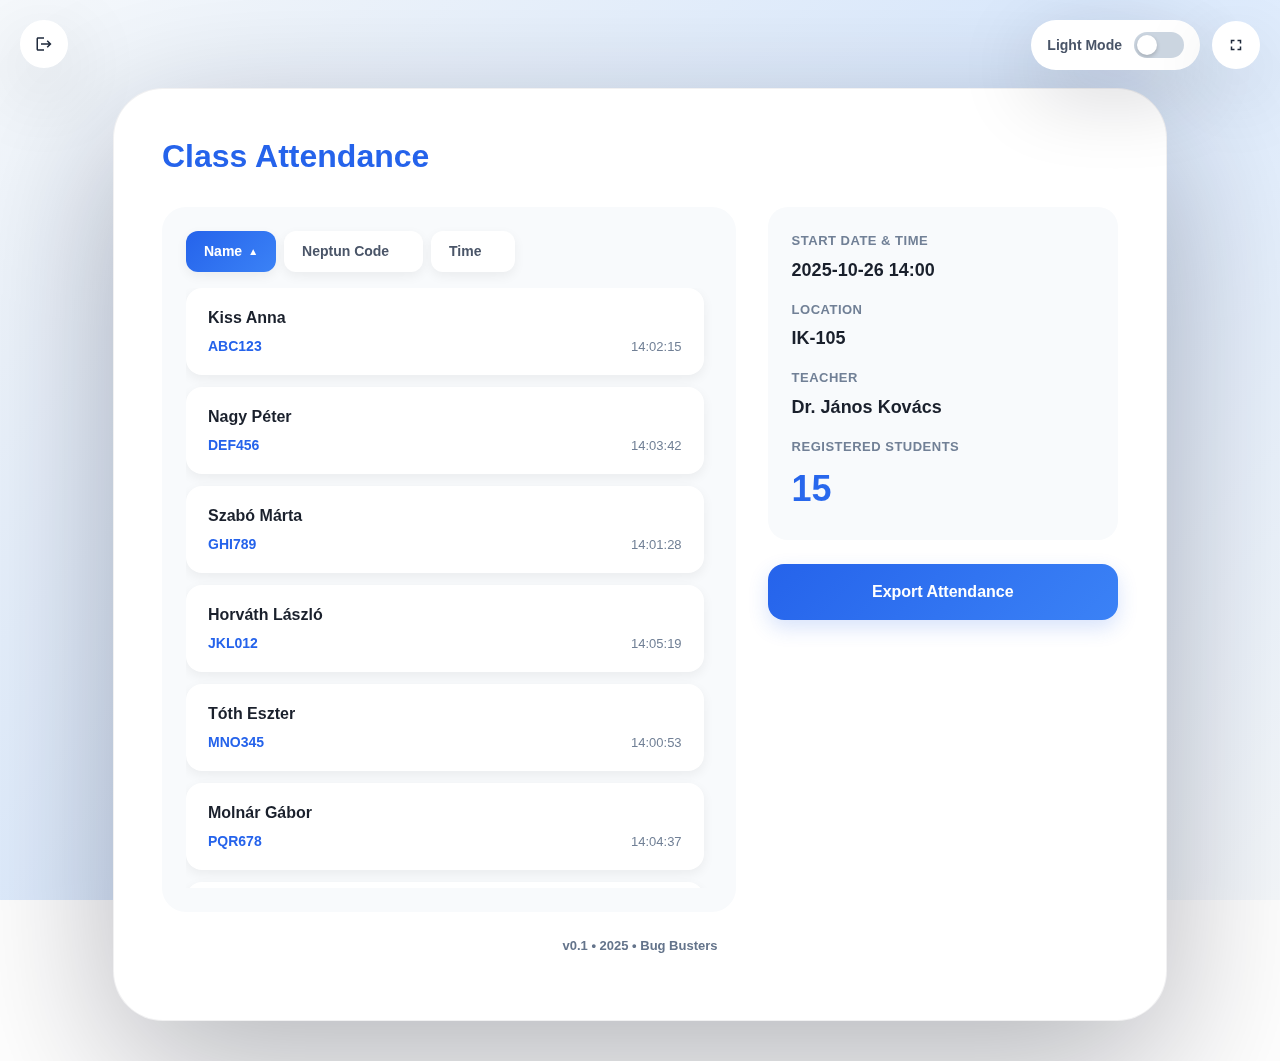
<file: Software_Code/UI/Teachers_Page/index.html>
<!DOCTYPE html>
<html lang="hu">
<head>
    <meta charset="UTF-8" />
    <meta name="viewport" content="width=device-width, initial-scale=1.0"/>
    <link id="faviconLink" rel="icon" type="image/x-icon" href="favicon-light.ico">
    <title>Teacher Dashboard - Attendance Registration Application</title>
    <link href="https://cdnjs.cloudflare.com/ajax/libs/bootstrap/5.3.2/css/bootstrap.min.css" rel="stylesheet">
    <style>
        * { margin: 0; padding: 0; box-sizing: border-box; }

        :root{
        --accent-1: #667eea;
        --accent-2: #764ba2;
        --accent-shadow: rgba(102,126,234,0.18);
        }

        body.light-mode{
        --accent-1: #2563eb;
        --accent-2: #3b82f6;
        --accent-shadow: rgba(37,99,235,0.18);
        }

        body {
            font-family: -apple-system, BlinkMacSystemFont, 'Segoe UI', Roboto, Oxygen, Ubuntu, Cantarell, sans-serif;
            min-height: 100vh;
            display: flex;
            align-items: flex-start;
            justify-content: center;
            padding: 40px 20px;
            padding-top: 88px;
            position: relative;
            overflow-x: hidden;
        }

        body::before {
            content: '';
            position: fixed;
            inset: 0;
            background: linear-gradient(135deg, #667eea 0%, #764ba2 100%);
            transition: opacity 0.5s ease;
            opacity: 1;
            z-index: -2;
        }

        body::after {
            content: '';
            position: fixed;
            inset: 0;
            background: linear-gradient(135deg, #f6f9fc 0%, #dbeafe 50%, #f6f9fc 100%);
            transition: opacity 0.5s ease;
            opacity: 0;
            z-index: -1;
        }

        body.light-mode::after { opacity: 1; }
        body.light-mode::before { opacity: 0; }

        .controls-container {
            position: fixed;
            top: 20px;
            right: 20px;
            display: flex;
            align-items: center;
            gap: 12px;
            z-index: 1000;
        }

        .controls-left {
            position: fixed;
            top: 20px;
            left: 20px;
            display: flex;
            align-items: center;
            gap: 12px;
            z-index: 1000;
        }

        .control-card {
            background: white;
            border-radius: 50px;
            padding: 12px 16px;
            box-shadow: 0 18px 60px rgba(2,6,23,0.28);
            display: flex;
            align-items: center;
            gap: 12px;
            transition: box-shadow 0.3s ease;
        }
        body.light-mode .control-card {
            box-shadow: 0 22px 80px rgba(2,6,23,0.20);
        }

        .mode-label { font-size: 14px; font-weight: 600; color: #4a5568; }
        .switch { position: relative; display: inline-block; width: 50px; height: 26px; }
        .switch input { opacity: 0; width: 0; height: 0; }

        .slider { 
            position: absolute; 
            cursor: pointer; 
            top: 0; 
            left: 0; 
            right: 0; 
            bottom: 0; 
            background-color: #cbd5e0; 
            border-radius: 26px;
            overflow: hidden;
            transition: background-color 0.4s ease;
        }

        .slider::before {
            position: absolute; 
            content: ""; 
            height: 20px; 
            width: 20px; 
            left: 3px; 
            bottom: 3px; 
            background-color: white;
            border-radius: 50%; 
            box-shadow: 0 2px 4px rgba(0, 0, 0, 0.2);
            transition: transform 0.4s ease;
            z-index: 2;
        }

        .slider::after {
            content: '';
            position: absolute;
            inset: 0;
            background: linear-gradient(135deg, #667eea 0%, #764ba2 100%);
            opacity: 0;
            transition: opacity 0.5s ease;
            z-index: 1;
        }

        input:checked + .slider::after { opacity: 1; }

        .switch::before {
            content: '';
            position: absolute;
            inset: 0;
            background: linear-gradient(135deg, #2563eb 0%, #3b82f6 100%);
            opacity: 0;
            transition: opacity 0.5s ease;
            border-radius: 26px;
            pointer-events: none;
            z-index: 1;
        }

        body.light-mode input:checked + .slider::after { opacity: 0; }
        body.light-mode .switch::before { opacity: 0; }
        body.light-mode input:checked ~ .switch::before { opacity: 1; }
        input:checked + .slider::before { transform: translateX(24px); }

        .fullscreen-btn, .logout-btn {
            display: inline-grid;
            place-items: center;
            width: 36px;
            height: 36px;
            border-radius: 10px;
            border: none;
            background: linear-gradient(135deg, rgba(102,126,234,0.10), rgba(118,75,162,0.06));
            cursor: pointer;
            transition: transform 0.15s ease, box-shadow 0.15s ease;
            padding: 0;
            box-shadow: 0 10px 30px rgba(2,6,23,0.18);
        }
        .fullscreen-btn:hover, .logout-btn:hover { transform: scale(1.1); }
        .fullscreen-btn:active, .logout-btn:active { transform: scale(0.98); }
        .fullscreen-btn svg, .logout-btn svg { width: 18px; height: 18px; display:block; }
        body.light-mode .fullscreen-btn, body.light-mode .logout-btn {
            background: linear-gradient(135deg, rgba(37,99,235,0.08), rgba(59,130,246,0.03));
            box-shadow: 0 12px 36px rgba(37,99,235,0.14);
        }

        .control-item {
            display: flex;
            align-items: center;
            gap: 0;
            padding: 0;
            margin: 0;
            background: transparent;
            box-shadow: none;
            border-radius: 0;
        }

        .control-item button {
            background: white !important;
            border: none;
            border-radius: 50px;
            padding: 12px;
            min-height: 48px;
            min-width: 48px;
            display: inline-grid;
            place-items: center;
            box-shadow: 0 18px 60px rgba(2,6,23,0.28);
            cursor: pointer;
            transition: transform 0.15s ease, box-shadow 0.15s ease, background 0.15s ease;
        }

        .control-item button svg { width: 18px; height: 18px; display:block; }
        .control-item button:hover { transform: scale(1.1); }
        .control-item button:active { transform: scale(0.98); }

        body.light-mode .control-item button {
            box-shadow: 0 22px 80px rgba(2,6,23,0.20);
        }

        .main-card {
            background: white;
            border-radius: 50px;
            box-shadow: 0 30px 100px rgba(0, 0, 0, 0.45);
            padding: 48px;
            width: 85%;
            max-width: 1600px;
            animation: fadeIn 0.5s ease-in;
            transition: box-shadow 0.5s ease, border 0.3s ease;
        }

        body.light-mode .main-card {
            box-shadow: 0 48px 160px rgba(2,6,23,0.30);
            border: 1px solid rgba(16, 24, 40, 0.06);
        }

        @keyframes fadeIn {
            from { opacity: 0; transform: translateY(-20px); }
            to   { opacity: 1; transform: translateY(0); }
        }

        .main-title {
            color: #1a202c;
            font-size: 32px;
            font-weight: 700;
            margin-bottom: 32px;
            transition: color 0.5s ease;
        }

        body.light-mode .main-title {
            color: #2563eb;
        }

        .content-wrapper {
            display: flex;
            gap: 32px;
            align-items: stretch;
        }

        .attendance-section {
            flex: 0 0 60%;
            background: #f7fafc;
            border-radius: 24px;
            padding: 24px;
            transition: background 0.5s ease;
            display: flex;
            flex-direction: column;
        }

        body.light-mode .attendance-section {
            background: #f8fafc;
        }

        .sort-buttons {
            display: flex;
            gap: 8px;
            margin-bottom: 16px;
        }

        .sort-btn {
            padding: 10px 18px;
            border: none;
            border-radius: 12px;
            background: white;
            color: #4a5568;
            font-size: 14px;
            font-weight: 600;
            cursor: pointer;
            transition: all 0.3s ease;
            box-shadow: 0 4px 12px rgba(0, 0, 0, 0.06);
            display: flex;
            align-items: center;
            gap: 6px;
        }

        .sort-btn:hover {
            transform: translateY(-2px);
            box-shadow: 0 8px 20px rgba(0, 0, 0, 0.1);
        }

        .sort-btn.active {
            background: linear-gradient(135deg, var(--accent-1), var(--accent-2));
            color: white;
        }

        .sort-arrow {
            font-size: 10px;
            opacity: 0;
            transition: opacity 0.3s ease;
        }

        .sort-btn.active .sort-arrow {
            opacity: 1;
        }

        .attendance-list {
            flex: 1;
            overflow-y: auto;
            max-height: 600px;
            padding-right: 8px;
        }

        .attendance-list::-webkit-scrollbar {
            width: 8px;
        }

        .attendance-list::-webkit-scrollbar-track {
            background: #e2e8f0;
            border-radius: 10px;
        }

        .attendance-list::-webkit-scrollbar-thumb {
            background: linear-gradient(135deg, var(--accent-1), var(--accent-2));
            border-radius: 10px;
        }

        .attendance-list::-webkit-scrollbar-thumb:hover {
            background: linear-gradient(135deg, var(--accent-2), var(--accent-1));
        }

        .student-card {
            background: white;
            border-radius: 16px;
            padding: 16px 20px;
            margin-bottom: 12px;
            box-shadow: 0 4px 12px rgba(0, 0, 0, 0.06);
            transition: all 0.3s ease;
            border: 2px solid transparent;
        }

        .student-card:hover {
            transform: translateX(4px);
            box-shadow: 0 8px 20px rgba(102, 126, 234, 0.15);
            border-color: var(--accent-1);
        }

        body.light-mode .student-card:hover {
            box-shadow: 0 8px 20px rgba(37, 99, 235, 0.12);
            border-color: #2563eb;
        }

        .student-name {
            font-size: 16px;
            font-weight: 700;
            color: #1a202c;
            margin-bottom: 6px;
        }

        .student-info {
            display: flex;
            justify-content: space-between;
            align-items: center;
            font-size: 14px;
            color: #4a5568;
        }

        .student-code {
            font-weight: 600;
            color: var(--accent-1);
        }

        body.light-mode .student-code {
            color: #2563eb;
        }

        .student-time {
            color: #718096;
            font-size: 13px;
        }

        .info-section {
            flex: 0 0 calc(40% - 32px);
            display: flex;
            flex-direction: column;
            gap: 24px;
        }

        .info-card {
            background: #f7fafc;
            border-radius: 20px;
            padding: 24px;
            transition: background 0.5s ease;
        }

        body.light-mode .info-card {
            background: #f8fafc;
        }

        .info-item {
            margin-bottom: 16px;
        }

        .info-item:last-child {
            margin-bottom: 0;
        }

        .info-label {
            font-size: 13px;
            font-weight: 600;
            color: #718096;
            text-transform: uppercase;
            letter-spacing: 0.5px;
            margin-bottom: 6px;
        }

        .info-value {
            font-size: 18px;
            font-weight: 700;
            color: #1a202c;
        }

        .counter-value {
            font-size: 36px;
            font-weight: 800;
            background: linear-gradient(135deg, var(--accent-1), var(--accent-2));
            -webkit-background-clip: text;
            -webkit-text-fill-color: transparent;
            background-clip: text;
        }

        .export-btn {
            width: 100%;
            padding: 16px 24px;
            border: none;
            border-radius: 16px;
            background: linear-gradient(135deg, var(--accent-1), var(--accent-2));
            color: white;
            font-size: 16px;
            font-weight: 700;
            cursor: pointer;
            transition: all 0.3s ease;
            box-shadow: 0 8px 20px var(--accent-shadow);
        }

        .export-btn:hover {
            transform: translateY(-2px);
            box-shadow: 0 12px 30px var(--accent-shadow);
        }

        .export-btn:active {
            transform: translateY(0);
        }

        /* Modal styles */
        .modal-overlay {
            position: fixed;
            inset: 0;
            background: rgba(0, 0, 0, 0.6);
            backdrop-filter: blur(4px);
            display: flex;
            align-items: center;
            justify-content: center;
            z-index: 10000;
            opacity: 0;
            pointer-events: none;
            transition: opacity 0.3s ease;
        }

        .modal-overlay.active {
            opacity: 1;
            pointer-events: all;
        }

        .modal-card {
            background: white;
            border-radius: 24px;
            padding: 32px;
            max-width: 500px;
            width: 90%;
            box-shadow: 0 50px 150px rgba(0, 0, 0, 0.5);
            transform: scale(0.9) translateY(20px);
            transition: transform 0.3s ease;
        }

        .modal-overlay.active .modal-card {
            transform: scale(1) translateY(0);
        }

        body.light-mode .modal-card {
            box-shadow: 0 50px 150px rgba(2, 6, 23, 0.4);
        }

        .modal-icon {
            width: 64px;
            height: 64px;
            margin: 0 auto 20px;
            border-radius: 50%;
            display: flex;
            align-items: center;
            justify-content: center;
            background: linear-gradient(135deg, rgba(102, 126, 234, 0.15), rgba(118, 75, 162, 0.1));
        }

        body.light-mode .modal-icon {
            background: linear-gradient(135deg, rgba(37, 99, 235, 0.15), rgba(59, 130, 246, 0.1));
        }

        .modal-icon svg {
            width: 32px;
            height: 32px;
            color: var(--accent-1);
        }

        body.light-mode .modal-icon svg {
            color: #2563eb;
        }

        .modal-title {
            font-size: 24px;
            font-weight: 700;
            color: #1a202c;
            margin-bottom: 12px;
            text-align: center;
        }

        .modal-message {
            font-size: 15px;
            color: #718096;
            text-align: center;
            margin-bottom: 24px;
            line-height: 1.6;
        }

        .email-input {
            width: 100%;
            padding: 14px 18px;
            border: 2px solid #e2e8f0;
            border-radius: 12px;
            font-size: 15px;
            transition: all 0.3s ease;
            margin-bottom: 24px;
        }

        .email-input:focus {
            outline: none;
            border-color: var(--accent-1);
            box-shadow: 0 0 0 4px var(--accent-shadow);
        }

        .modal-actions {
            display: flex;
            gap: 12px;
        }

        .modal-btn {
            flex: 1;
            padding: 12px 24px;
            border: none;
            border-radius: 12px;
            font-size: 15px;
            font-weight: 600;
            cursor: pointer;
            transition: all 0.3s ease;
        }

        .modal-btn.confirm {
            background: linear-gradient(135deg, var(--accent-1), var(--accent-2));
            color: white;
        }

        .modal-btn.confirm:hover {
            transform: translateY(-2px);
            box-shadow: 0 8px 20px var(--accent-shadow);
        }

        .modal-btn.cancel {
            background: #f7fafc;
            color: #4a5568;
            border: 1px solid #e2e8f0;
        }

        .modal-btn.cancel:hover {
            background: #edf2f7;
        }

        .site-credit {
            margin-top: 24px;
            text-align: center;
            font-size: 13px;
            font-weight: 600;
            color: #718096;
            transition: color 0.25s ease;
        }

        body.light-mode .site-credit {
            color: #64748b;
        }

        @media (max-width: 1200px) {
            .content-wrapper {
                flex-direction: column;
            }

            .attendance-section,
            .info-section {
                flex: 1 1 100%;
            }
        }

        @media (max-width: 768px) {
            .main-card {
                width: 95%;
                padding: 32px 24px;
                border-radius: 32px;
            }

            .main-title {
                font-size: 26px;
            }

            .sort-buttons {
                flex-wrap: wrap;
            }
        }

        @media (max-width: 520px) {
            .main-card {
                padding: 24px 16px;
            }

            .controls-container, .controls-left {
                flex-direction: column;
            }
            
            .controls-left {
                align-items: flex-start;
            }
            
            .controls-container {
                align-items: flex-end;
            }

            .content-wrapper {
                gap: 20px;
            }

            .attendance-section,
            .info-card {
                padding: 16px;
            }
        }
    </style>
</head>
<body class="light-mode">
    <div class="controls-left" role="region" aria-label="Left controls">
        <div class="control-item">
            <button id="logoutBtn" class="logout-btn" aria-label="Logout" title="Logout">
                <svg viewBox="0 0 24 24" fill="none" aria-hidden="true" focusable="false" xmlns="http://www.w3.org/2000/svg">
                    <path d="M17 7l-1.41 1.41L18.17 11H8v2h10.17l-2.58 2.58L17 17l5-5zM4 5h8V3H4c-1.1 0-2 .9-2 2v14c0 1.1.9 2 2 2h8v-2H4V5z" fill="#1e293b"/>
                </svg>
            </button>
        </div>
    </div>

    <div class="controls-container" role="region" aria-label="Controls">
        <div class="control-card">
            <span class="mode-label">Light Mode</span>
            <label class="switch" aria-hidden="true">
                <input type="checkbox" id="modeToggle">
                <span class="slider"></span>
            </label>
        </div>

        <div class="control-item">
            <button id="fullscreenBtn" class="fullscreen-btn" aria-label="Toggle fullscreen" title="Fullscreen">
                <svg id="fullscreenIcon" viewBox="0 0 24 24" fill="none" aria-hidden="true" focusable="false" xmlns="http://www.w3.org/2000/svg">
                    <path d="M7 14H5v5h5v-2H7v-3zm-2-4h2V7h3V5H5v5zm12 7h-3v2h5v-5h-2v3zM14 5v2h3v3h2V5h-5z" fill="#1e293b"/>
                </svg>
            </button>
        </div>
    </div>

    <div class="main-card">
        <h1 class="main-title">Class Attendance</h1>

        <div class="content-wrapper">
            <div class="attendance-section">
                <div class="sort-buttons">
                    <button class="sort-btn active" data-sort="name" data-order="asc">
                        Name
                        <span class="sort-arrow">▲</span>
                    </button>
                    <button class="sort-btn" data-sort="code" data-order="asc">
                        Neptun Code
                        <span class="sort-arrow">▲</span>
                    </button>
                    <button class="sort-btn" data-sort="time" data-order="asc">
                        Time
                        <span class="sort-arrow">▲</span>
                    </button>
                </div>

                <div class="attendance-list" id="attendanceList">
                    <!-- Student cards will be populated here -->
                </div>
            </div>

            <div class="info-section">
                <div class="info-card">
                    <div class="info-item">
                        <div class="info-label">Start Date & Time</div>
                        <div class="info-value" id="classDateTime">2025-10-26 14:00</div>
                    </div>
                    <div class="info-item">
                        <div class="info-label">Location</div>
                        <div class="info-value" id="classLocation">IK-105</div>
                    </div>
                    <div class="info-item">
                        <div class="info-label">Teacher</div>
                        <div class="info-value" id="teacherName">Dr. János Kovács</div>
                    </div>
                    <div class="info-item">
                        <div class="info-label">Registered Students</div>
                        <div class="counter-value" id="studentCounter">0</div>
                    </div>
                </div>

                <button class="export-btn" id="exportBtn">
                    <span>Export Attendance</span>
                </button>
            </div>
        </div>

        <p class="site-credit" role="note">v0.1 • 2025 • Bug Busters</p>
    </div>

    <!-- Export Modal -->
    <div class="modal-overlay" id="exportModal">
        <div class="modal-card">
            <div class="modal-icon">
                <svg viewBox="0 0 24 24" fill="none" xmlns="http://www.w3.org/2000/svg">
                    <path d="M20 4H4c-1.1 0-1.99.9-1.99 2L2 18c0 1.1.9 2 2 2h16c1.1 0 2-.9 2-2V6c0-1.1-.9-2-2-2zm0 4l-8 5-8-5V6l8 5 8-5v2z" fill="currentColor"/>
                </svg>
            </div>
            <h2 class="modal-title">Export Attendance List</h2>
            <p class="modal-message">Enter the email address where you want to receive the attendance report.</p>
            <input type="email" class="email-input" id="exportEmail" value="example@email.com" placeholder="Enter email address">
            <div class="modal-actions">
                <button class="modal-btn cancel" id="exportCancel">Cancel</button>
                <button class="modal-btn confirm" id="exportConfirm">Send Report</button>
            </div>
        </div>
    </div>

    <!-- Logout Confirmation Modal -->
    <div class="modal-overlay" id="logoutModal">
        <div class="modal-card">
            <div class="modal-icon">
                <svg viewBox="0 0 24 24" fill="none" xmlns="http://www.w3.org/2000/svg">
                    <path d="M12 2C6.48 2 2 6.48 2 12s4.48 10 10 10 10-4.48 10-10S17.52 2 12 2zm1 15h-2v-2h2v2zm0-4h-2V7h2v6z" fill="currentColor"/>
                </svg>
            </div>
            <h2 class="modal-title">Logout</h2>
            <p class="modal-message">Are you sure you want to logout?</p>
            <div class="modal-actions">
                <button class="modal-btn cancel" id="logoutCancel">Cancel</button>
                <button class="modal-btn confirm" id="logoutConfirm">Logout</button>
            </div>
        </div>
    </div>

    <script src="https://cdnjs.cloudflare.com/ajax/libs/bootstrap/5.3.2/js/bootstrap.bundle.min.js"></script>
    <script>
        // Sample student data
        const studentsData = [
            { name: "Kiss Anna", code: "ABC123", time: "14:02:15" },
            { name: "Nagy Péter", code: "DEF456", time: "14:03:42" },
            { name: "Szabó Márta", code: "GHI789", time: "14:01:28" },
            { name: "Horváth László", code: "JKL012", time: "14:05:19" },
            { name: "Tóth Eszter", code: "MNO345", time: "14:00:53" },
            { name: "Molnár Gábor", code: "PQR678", time: "14:04:37" },
            { name: "Varga Júlia", code: "STU901", time: "14:06:14" },
            { name: "Kovács Tamás", code: "VWX234", time: "14:02:48" },
            { name: "Balogh Emma", code: "YZA567", time: "14:07:22" },
            { name: "Simon Ferenc", code: "BCD890", time: "14:03:05" },
            { name: "Farkas Viktória", code: "EFG123", time: "14:08:41" },
            { name: "Papp Zoltán", code: "HIJ456", time: "14:01:59" },
            { name: "Lakatos Réka", code: "KLM789", time: "14:04:17" },
            { name: "Juhász Bence", code: "NOP012", time: "14:05:52" },
            { name: "Németh Dóra", code: "QRS345", time: "14:06:38" }
        ];

        let currentSort = { field: 'name', order: 'asc' };

        // Mode toggle functionality
        const modeToggle = document.getElementById('modeToggle');
        const body = document.body;
        const modeLabel = document.querySelector('.mode-label');

        function setFavicon(isLight) {
            let link = document.getElementById('faviconLink') || document.querySelector("link[rel~='icon']");
            if (!link) {
                link = document.createElement('link');
                link.id = 'faviconLink';
                link.rel = 'icon';
                document.head.appendChild(link);
            }
            const target = isLight ? 'favicon-light.ico' : 'favicon-dark.ico';
            link.setAttribute('href', target + '?v=' + Date.now());
            link.setAttribute('type', 'image/x-icon');
        }

        if (body.classList.contains('light-mode')) {
            modeToggle.checked = false;
            modeLabel.textContent = 'Light Mode';
            setFavicon(true);
        } else {
            modeToggle.checked = true;
            modeLabel.textContent = 'Dark Mode';
            setFavicon(false);
        }

        modeToggle.addEventListener('change', function() {
            if (this.checked) {
                body.classList.remove('light-mode');
                modeLabel.textContent = 'Dark Mode';
                setFavicon(false);
            } else {
                body.classList.add('light-mode');
                modeLabel.textContent = 'Light Mode';
                setFavicon(true);
            }
        });

        // Fullscreen functionality
        const fullscreenBtn = document.getElementById('fullscreenBtn');
        const fullscreenIcon = document.getElementById('fullscreenIcon');

        const expandIcon = '<path d="M7 14H5v5h5v-2H7v-3zm-2-4h2V7h3V5H5v5zm12 7h-3v2h5v-5h-2v3zM14 5v2h3v3h2V5h-5z" fill="#1e293b"/>';
        const compressIcon = '<path d="M5 16h3v3h2v-5H5v2zm3-8H5v2h5V5H8v3zm6 11h2v-3h3v-2h-5v5zm2-11V5h-2v5h5V8h-3z" fill="#1e293b"/>';

        function toggleFullscreen() {
            if (!document.fullscreenElement) {
                document.documentElement.requestFullscreen().catch(err => {
                    console.log(`Error attempting to enable fullscreen: ${err.message}`);
                });
            } else {
                document.exitFullscreen();
            }
        }

        function updateFullscreenIcon() {
            if (document.fullscreenElement) {
                fullscreenIcon.innerHTML = compressIcon;
                fullscreenBtn.setAttribute('title', 'Exit fullscreen');
            } else {
                fullscreenIcon.innerHTML = expandIcon;
                fullscreenBtn.setAttribute('title', 'Fullscreen');
            }
        }

        fullscreenBtn.addEventListener('click', toggleFullscreen);
        document.addEventListener('fullscreenchange', updateFullscreenIcon);

        // Render student cards
        function renderStudents(students) {
            const attendanceList = document.getElementById('attendanceList');
            attendanceList.innerHTML = '';

            students.forEach(student => {
                const card = document.createElement('div');
                card.className = 'student-card';
                card.innerHTML = `
                    <div class="student-name">${student.name}</div>
                    <div class="student-info">
                        <span class="student-code">${student.code}</span>
                        <span class="student-time">${student.time}</span>
                    </div>
                `;
                attendanceList.appendChild(card);
            });

            // Update counter
            document.getElementById('studentCounter').textContent = students.length;
        }

        // Sort functionality
        function sortStudents(field, order) {
            const sorted = [...studentsData].sort((a, b) => {
                let aVal = a[field];
                let bVal = b[field];

                if (field === 'time') {
                    // Convert time to comparable format
                    aVal = aVal.split(':').join('');
                    bVal = bVal.split(':').join('');
                }

                if (order === 'asc') {
                    return aVal > bVal ? 1 : -1;
                } else {
                    return aVal < bVal ? 1 : -1;
                }
            });

            renderStudents(sorted);
        }

        // Sort button handlers
        document.querySelectorAll('.sort-btn').forEach(btn => {
            btn.addEventListener('click', function() {
                const field = this.dataset.sort;
                let order = this.dataset.order;

                // If clicking the same button, toggle order
                if (currentSort.field === field) {
                    order = currentSort.order === 'asc' ? 'desc' : 'asc';
                } else {
                    order = 'asc';
                }

                // Update button states
                document.querySelectorAll('.sort-btn').forEach(b => {
                    b.classList.remove('active');
                    b.querySelector('.sort-arrow').textContent = '▲';
                });

                this.classList.add('active');
                this.querySelector('.sort-arrow').textContent = order === 'asc' ? '▲' : '▼';
                this.dataset.order = order;

                currentSort = { field, order };
                sortStudents(field, order);
            });
        });

        // Export modal
        const exportBtn = document.getElementById('exportBtn');
        const exportModal = document.getElementById('exportModal');
        const exportCancel = document.getElementById('exportCancel');
        const exportConfirm = document.getElementById('exportConfirm');

        exportBtn.addEventListener('click', function() {
            exportModal.classList.add('active');
        });

        exportCancel.addEventListener('click', function() {
            exportModal.classList.remove('active');
        });

        exportConfirm.addEventListener('click', function() {
            const email = document.getElementById('exportEmail').value;
            if (email && email.includes('@')) {
                alert(`Attendance report will be sent to: ${email}`);
                exportModal.classList.remove('active');
            } else {
                alert('Please enter a valid email address');
            }
        });

        exportModal.addEventListener('click', function(e) {
            if (e.target === this) {
                this.classList.remove('active');
            }
        });

        // Logout modal
        const logoutBtn = document.getElementById('logoutBtn');
        const logoutModal = document.getElementById('logoutModal');
        const logoutCancel = document.getElementById('logoutCancel');
        const logoutConfirm = document.getElementById('logoutConfirm');

        logoutBtn.addEventListener('click', function() {
            logoutModal.classList.add('active');
        });

        logoutCancel.addEventListener('click', function() {
            logoutModal.classList.remove('active');
        });

        logoutConfirm.addEventListener('click', function() {
            window.location.href = '../index.html';
        });

        logoutModal.addEventListener('click', function(e) {
            if (e.target === this) {
                this.classList.remove('active');
            }
        });

        // Initialize
        renderStudents(studentsData);
    </script>
</body>
</html>
</file>
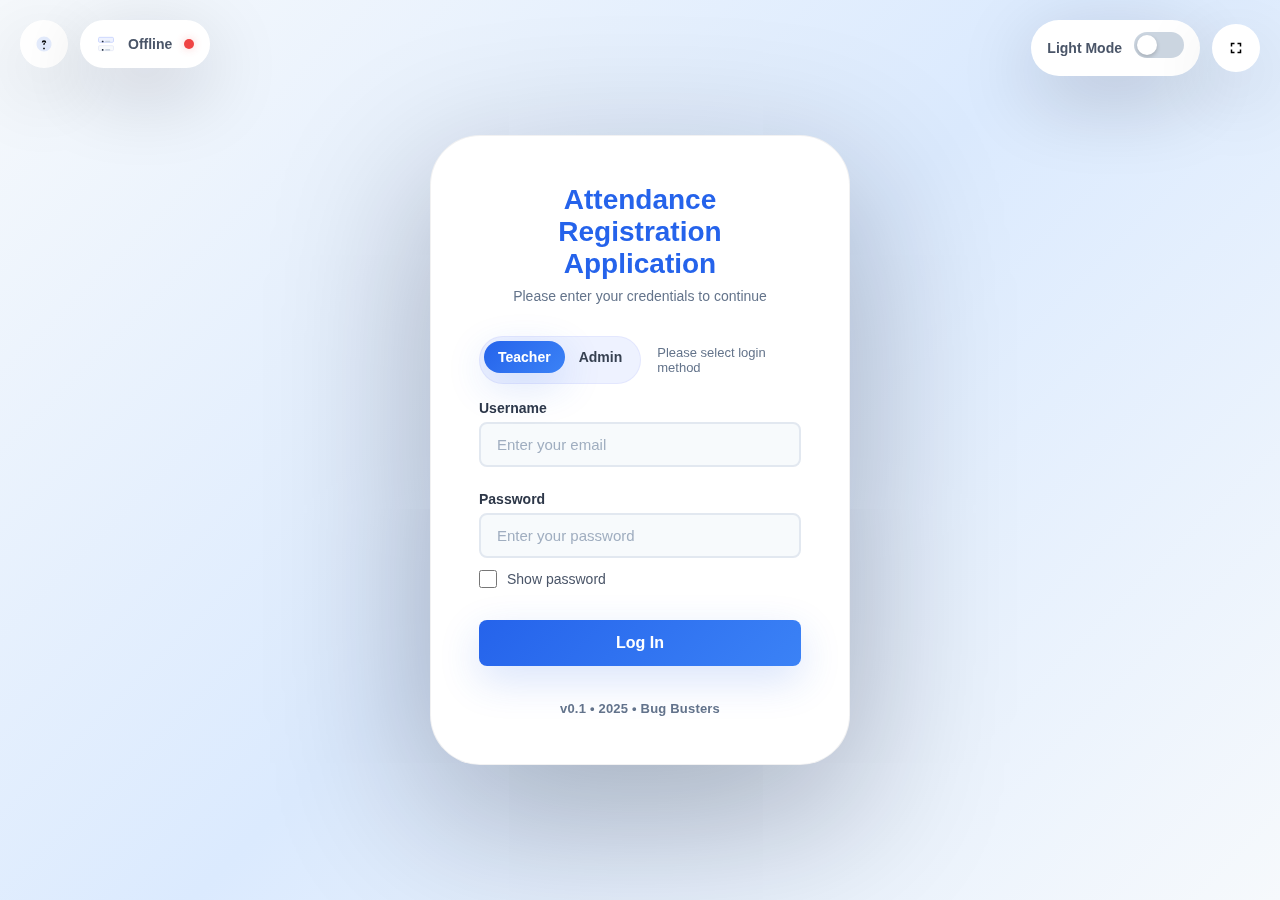
<file: src/main/resources/static/index.html>
<!DOCTYPE html>
<html lang="hu">
<head>
    <meta charset="UTF-8" />
    <meta name="viewport" content="width=device-width, initial-scale=1.0"/>
    <link rel="preconnect" href="https://fonts.googleapis.com">
    <link id="faviconLink" rel="icon" type="image/x-icon" href="favicon-light.ico">
    <title>Login - Attendance Registration Application</title>
    <link rel="stylesheet" href="style.css">
    <script src="js/theme-manager.js" defer></script>
    <script src="js/ui-components.js" defer></script>
    <script src="js/login-handler.js" defer></script>
</head>
<body class="light-mode">

<header class="app-header">
    <div class="controls-left" role="region" aria-label="Left controls">
        <div class="control-item">
            <button id="helpBtn" class="help-btn" aria-label="Open help" title="Help">
                <svg viewBox="0 0 24 24" aria-hidden="true" focusable="false" xmlns="http://www.w3.org/2000/svg">
                    <path d="M12 2C6.48 2 2 6.48 2 12s4.48 10 10 10 10-4.48 10-10S17.52 2 12 2z" fill="rgba(37,99,235,0.12)"/>
                    <path d="M12 7a3 3 0 00-3 3h2a1 1 0 112 0c0 .552-.448 1-1 1-.552 0-1 .448-1 1v1h2v-1c0-1.105.895-2 2-2a3 3 0 00-3-3zM11 17h2v2h-2z" fill="currentColor"/>
                </svg>
            </button>
        </div>

        <div class="control-card server-card" id="serverCard" role="status" aria-label="Szerver állapota: offline" title="Szerver státusz">
            <svg class="server-icon" viewBox="0 0 24 24" aria-hidden="true" focusable="false" xmlns="http://www.w3.org/2000/svg">
                <rect x="3" y="4" width="18" height="6" rx="1.5" fill="#eef2ff" stroke="#c7d2fe"/>
                <rect x="3" y="14" width="18" height="6" rx="1.5" fill="#f8fafc" stroke="#e6e9f7"/>
                <rect x="7" y="8" width="2" height="2" rx="0.5" fill="#1e293b"/>
                <rect x="7" y="18" width="2" height="2" rx="0.5" fill="#1e293b"/>
                <rect x="11" y="8" width="6" height="2" rx="0.5" fill="#cbd5e1"/>
                <rect x="11" y="18" width="6" height="2" rx="0.5" fill="#cbd5e1"/>
            </svg>
            <span class="server-status">Offline</span>
            <span class="status-dot pulse" aria-hidden="true"></span>
        </div>
    </div>

    <div class="controls-container" role="region" aria-label="Right controls">
        <div class="control-card">
            <span class="mode-label">Light Mode</span>
            <label class="switch" aria-hidden="true">
                <input type="checkbox" id="modeToggle">
                <span class="slider"></span>
            </label>
        </div>

        <div class="control-item">
            <button id="fullscreenBtn" class="fullscreen-btn" aria-label="Toggle fullscreen" title="Fullscreen">
                <svg id="fullscreenIcon" viewBox="0 0 24 24" aria-hidden="true" focusable="false" xmlns="http://www.w3.org/2000/svg">
                    <path d="M7 14H5v5h5v-2H7v-3zm-2-4h2V7h3V5H5v5zm12 7h-3v2h5v-5h-2v3zM14 5v2h3v3h2V5h-5z" fill="currentColor"/>
                </svg>
            </button>
        </div>
    </div>
</header>

<main class="login-container" id="loginContainer">
    <h1 id="pageTitle">Attendance<br>Registration Application</h1>
    <p class="subtitle" id="pageSubtitle">Please enter your credentials to continue</p>

    <form id="loginForm">
        <div class="form-group mode-select" aria-label="Bejelentkezés típusa">
            <div class="segmented" role="tablist" aria-label="Bejelentkezési mód">
                <input type="radio" id="modeUser" name="loginMode" value="teacher" checked>
                <label for="modeUser" role="tab" aria-selected="true">Teacher</label>

                <input type="radio" id="modeAdmin" name="loginMode" value="admin">
                <label for="modeAdmin" role="tab" aria-selected="false">Admin</label>
            </div>
            <div class="mode-hint" id="modeHint">Please select login method</div>
        </div>

        <div class="form-group">
            <label for="username">Username</label>
            <input type="email" id="username" name="username" placeholder="Enter your email" required autocomplete="username">
        </div>

        <div class="form-group">
            <label for="password">Password</label>
            <input type="password" id="password" name="password" placeholder="Enter your password" required autocomplete="current-password">
            <div class="checkbox-container">
                <input type="checkbox" id="showPassword">
                <label for="showPassword">Show password</label>
            </div>
        </div>

        <button type="submit" class="login-btn">Log In</button>

        <footer class="site-credit" role="none">v0.1 • 2025 • Bug Busters</footer>
    </form>
</main>

<div id="helpOverlay" class="help-overlay" role="dialog" aria-modal="true" aria-hidden="true">
    <div class="help-modal" role="document" aria-labelledby="helpTitle">
        <button class="help-close" id="helpCloseBtn" aria-label="Close help">
            <svg viewBox="0 0 24 24" xmlns="http://www.w3.org/2000/svg" aria-hidden="true">
                <path d="M6 6L18 18M6 18L18 6" stroke="currentColor" stroke-width="1.6" stroke-linecap="round" stroke-linejoin="round"/>
            </svg>
        </button>
        <h2 id="helpTitle">Help / Information</h2>
        <div class="help-content">
            <p><strong>Teacher Login:</strong> Use your email address and password provided by the administration. You will have access to your class schedules and student attendance lists.</p>
            <br>
            <p><strong>Admin Login:</strong> Restricted access for system administrators to manage devices and database connections.</p>
            <br>
            <p><strong>Troubleshooting:</strong> If the "Server Status" indicator is red (Offline), please contact IT support.</p>
        </div>
    </div>
</div>
</body>
</html>
</file>
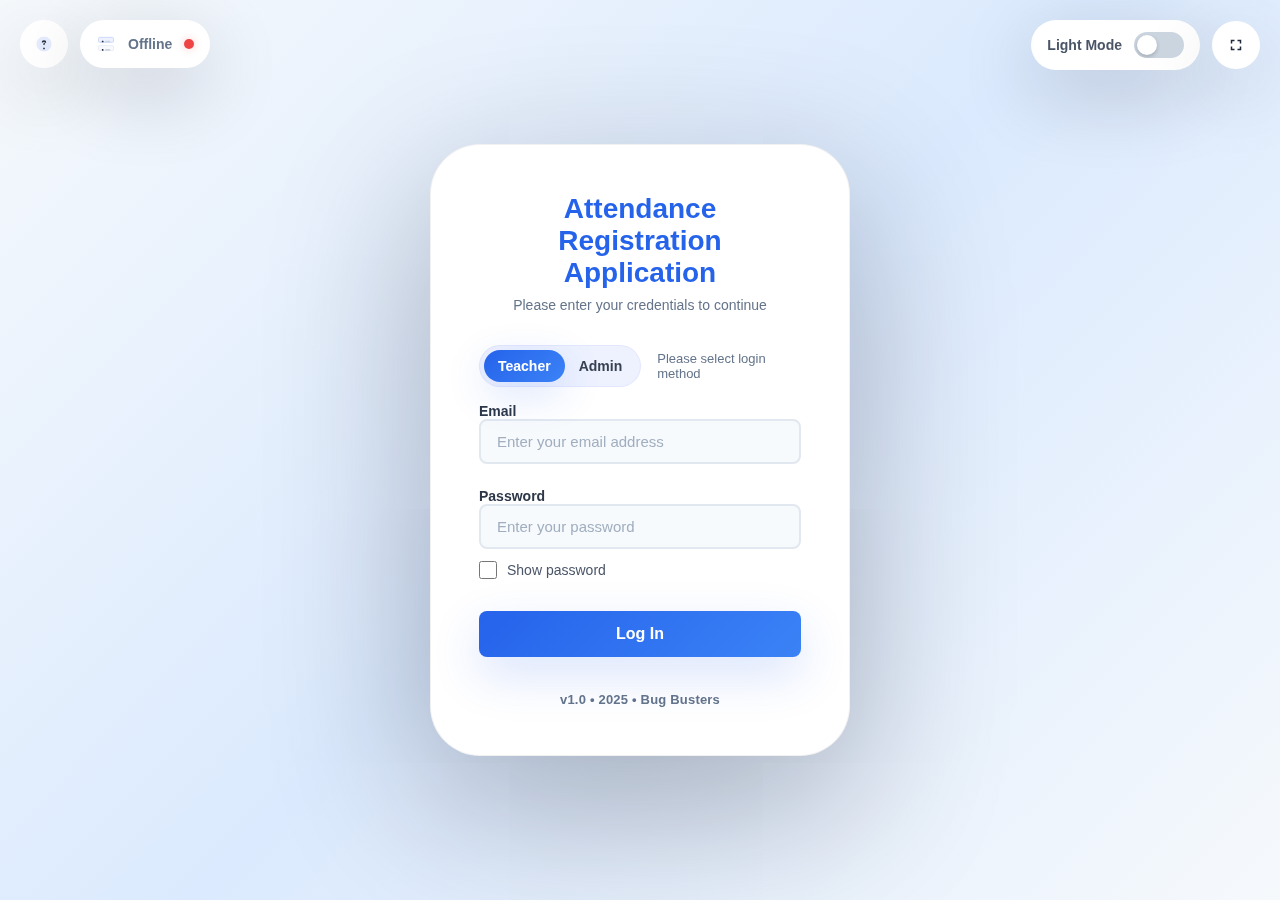
<file: src/main/java/hu/bugbusters/checkinapp/web/index.html>
<!DOCTYPE html>
<html lang="hu">
<head>
    <meta charset="UTF-8" />
    <meta name="viewport" content="width=device-width, initial-scale=1.0"/>
    <link rel="stylesheet" href="style.css">
    <link id="faviconLink" rel="icon" type="image/x-icon" href="favicon-light.ico">
    <title>Login - Attendance Registration Application</title>

    <script src="theme-manager.js" defer></script>
    <script src="ui-components.js" defer></script>
    <script src="login-handler.js" defer></script>
</head>
<body class="light-mode">
    <div class="controls-left" role="region" aria-label="Left controls">
        <div class="control-item">
            <button id="helpBtn" class="help-btn" aria-label="Open help" title="Help">
                <svg viewBox="0 0 24 24" fill="none" aria-hidden="true" focusable="false" xmlns="http://www.w3.org/2000/svg">
                    <path d="M12 2C6.48 2 2 6.48 2 12s4.48 10 10 10 10-4.48 10-10S17.52 2 12 2z" fill="rgba(37,99,235,0.12)"/>
                    <path d="M12 7a3 3 0 00-3 3h2a1 1 0 112 0c0 .552-.448 1-1 1-.552 0-1 .448-1 1v1h2v-1c0-1.105.895-2 2-2a3 3 0 00-3-3zM11 17h2v2h-2z" fill="#1e293b"/>
                </svg>
            </button>
        </div>

        <div class="control-card server-card" id="serverCard" role="status" aria-label="Szerver állapota: offline" title="Szerver státusz: offline">
            <svg class="server-icon" viewBox="0 0 24 24" fill="none" aria-hidden="true" focusable="false" xmlns="http://www.w3.org/2000/svg">
                <rect x="3" y="4" width="18" height="6" rx="1.5" fill="#eef2ff" stroke="#c7d2fe"/>
                <rect x="3" y="14" width="18" height="6" rx="1.5" fill="#f8fafc" stroke="#e6e9f7"/>
                <rect x="7" y="8" width="2" height="2" rx="0.5" fill="#1e293b"/>
                <rect x="7" y="18" width="2" height="2" rx="0.5" fill="#1e293b"/>
                <rect x="11" y="8" width="6" height="2" rx="0.5" fill="#cbd5e1"/>
                <rect x="11" y="18" width="6" height="2" rx="0.5" fill="#cbd5e1"/>
            </svg>
            <span class="server-status">Offline</span>
            <span class="status-dot pulse" aria-hidden="true"></span>
        </div>
    </div>

    <div class="controls-container" role="region" aria-label="Right controls">
        <div class="control-card">
            <span class="mode-label">Light Mode</span>
            <label class="switch" aria-hidden="true">
                <input type="checkbox" id="modeToggle">
                <span class="slider"></span>
            </label>
        </div>

        <div class="control-item">
            <button id="fullscreenBtn" class="fullscreen-btn" aria-label="Toggle fullscreen" title="Fullscreen">
                <svg id="fullscreenIcon" viewBox="0 0 24 24" fill="none" aria-hidden="true" focusable="false" xmlns="http://www.w3.org/2000/svg">
                    <path d="M7 14H5v5h5v-2H7v-3zm-2-4h2V7h3V5H5v5zm12 7h-3v2h5v-5h-2v3zM14 5v2h3v3h2V5h-5z" fill="#1e293b"/>
                </svg>
            </button>
        </div>
    </div>

    <div class="login-container" id="loginContainer">
        <h1 id="pageTitle">Attendance<br>Registration Application</h1>
        <p class="subtitle" id="pageSubtitle">Please enter your credentials to continue</p>
        
        <form id="loginForm">
            <div class="form-group mode-select" aria-label="Bejelentkezés típusa">
                <div class="segmented" role="tablist" aria-label="Bejelentkezési mód">
                    <input type="radio" id="modeUser" name="loginMode" value="teacher" checked>
                    <label for="modeUser" role="tab" aria-selected="true">Teacher</label>

                    <input type="radio" id="modeAdmin" name="loginMode" value="admin">
                    <label for="modeAdmin" role="tab" aria-selected="false">Admin</label>
                </div>
                <div class="mode-hint" id="modeHint">Please select login method</div>
            </div>

            <div class="form-group">
                <label for="username">Email</label>
                <input type="text" id="username" name="username" placeholder="Enter your email address" required>
            </div>
            
            <div class="form-group">
                <label for="password">Password</label>
                <input type="password" id="password" name="password" placeholder="Enter your password" required>
                <div class="checkbox-container">
                    <input type="checkbox" id="showPassword">
                    <label for="showPassword">Show password</label>
                </div>
            </div>
            
            <button type="submit" class="login-btn">Log In</button>
            <p class="site-credit" role="note">v1.0 • 2025 • Bug Busters</p>
        </form>
    </div>

    <div id="helpOverlay" class="help-overlay" role="dialog" aria-modal="true" aria-hidden="true">
        <div class="help-modal" role="document" aria-labelledby="helpTitle">
            <button class="help-close" id="helpCloseBtn" aria-label="Close help">
                <svg viewBox="0 0 24 24" fill="none" xmlns="http://www.w3.org/2000/svg" aria-hidden="true">
                    <path d="M6 6L18 18M6 18L18 6" stroke="#0f172a" stroke-width="1.6" stroke-linecap="round" stroke-linejoin="round"/>
                </svg>
            </button>
            <h2 id="helpTitle">Information / Help</h2>
            <p>
                On this page you are able to log into your teacher's account to monitor and manage student attendance for your courses or sign into
                an admin account where you can oversee and control the connected devices. The login credentials are provided by the website's operator.
            </p>
        </div>
    </div>
</body>
</html>
</file>
<file: src/main/java/hu/bugbusters/checkinapp/web/style.css>
* { margin: 0; padding: 0; box-sizing: border-box; }

        :root{
        --accent-1: #667eea;
        --accent-2: #764ba2;
        --accent-shadow: rgba(102,126,234,0.18);
        }

        body.light-mode{
        --accent-1: #2563eb;
        --accent-2: #3b82f6;
        --accent-shadow: rgba(37,99,235,0.18);
        }

        /* BODY with gradient transition fix */
        body {
            font-family: -apple-system, BlinkMacSystemFont, 'Segoe UI', Roboto, Oxygen, Ubuntu, Cantarell, sans-serif;
            min-height: 100vh;
            display: flex;
            align-items: center;
            justify-content: center;
            padding: 20px;
            position: relative;
            overflow-x: hidden;
        }

        /* Dark mode gradient (base layer) */
        body::before {
            content: '';
            position: fixed;
            inset: 0;
            background: linear-gradient(135deg, #667eea 0%, #764ba2 100%);
            transition: opacity 0.5s ease;
            opacity: 1;
            z-index: -2;
        }

        /* Light mode gradient (top layer) */
        body::after {
            content: '';
            position: fixed;
            inset: 0;
            background: linear-gradient(135deg, #f6f9fc 0%, #dbeafe 50%, #f6f9fc 100%);
            transition: opacity 0.5s ease;
            opacity: 0;
            z-index: -1;
        }

        body.light-mode::after {
            opacity: 1;
        }

        body.light-mode::before {
            opacity: 0;
        }

        .controls-container {
            position: fixed;
            top: 20px;
            right: 20px;
            display: flex;
            align-items: center;
            gap: 12px;
            z-index: 1000;
        }

        .controls-left {
            position: fixed;
            top: 20px;
            left: 20px;
            display: flex;
            align-items: center;
            gap: 12px;
            z-index: 1000;
        }

        .control-card {
            background: white;
            border-radius: 50px;
            padding: 12px 16px;
            box-shadow: 0 18px 60px rgba(2,6,23,0.28);
            display: flex;
            align-items: center;
            gap: 12px;
            transition: box-shadow 0.3s ease;
        }
        body.light-mode .control-card {
            box-shadow: 0 22px 80px rgba(2,6,23,0.20);
        }

        .control-item {
            display: flex;
            align-items: center;
            gap: 0;
            padding: 0;
            margin: 0;
            background: transparent;
            box-shadow: none;
            border-radius: 0;
        }

        .help-btn {
            display: inline-grid;
            place-items: center;
            width: 36px;
            height: 36px;
            border-radius: 10px;
            border: none;
            background: linear-gradient(135deg, rgba(102,126,234,0.10), rgba(118,75,162,0.06));
            cursor: pointer;
            transition: transform 0.15s ease, box-shadow 0.15s ease;
            padding: 0;
            box-shadow: 0 10px 30px rgba(2,6,23,0.18);
        }
        .help-btn:active { transform: scale(0.98); }
        .help-btn svg { width: 18px; height: 18px; display:block; }
        body.light-mode .help-btn {
            background: linear-gradient(135deg, rgba(37,99,235,0.08), rgba(59,130,246,0.03));
            box-shadow: 0 12px 36px rgba(37,99,235,0.14);
        }

        .fullscreen-btn {
            display: inline-grid;
            place-items: center;
            width: 36px;
            height: 36px;
            border-radius: 10px;
            border: none;
            background: linear-gradient(135deg, rgba(102,126,234,0.10), rgba(118,75,162,0.06));
            cursor: pointer;
            transition: transform 0.15s ease, box-shadow 0.15s ease;
            padding: 0;
            box-shadow: 0 10px 30px rgba(2,6,23,0.18);
        }
        .fullscreen-btn:active { transform: scale(0.98); }
        .fullscreen-btn svg { width: 18px; height: 18px; display:block; }
        body.light-mode .fullscreen-btn {
            background: linear-gradient(135deg, rgba(37,99,235,0.08), rgba(59,130,246,0.03));
            box-shadow: 0 12px 36px rgba(37,99,235,0.14);
        }

        .login-container {
            background: white;
            border-radius: 50px;
            box-shadow: 0 30px 100px rgba(0, 0, 0, 0.45);
            padding: 48px;
            width: 100%;
            max-width: 420px;
            animation: fadeIn 0.5s ease-in;
            transition: box-shadow 0.5s ease, border 0.3s ease, transform 0.25s ease;
        }

        body.light-mode .login-container {
            box-shadow: 0 48px 160px rgba(2,6,23,0.30);
            border: 1px solid rgba(16, 24, 40, 0.06);
        }

        @keyframes fadeIn {
            from { opacity: 0; transform: translateY(-20px); }
            to   { opacity: 1; transform: translateY(0); }
        }

        h1 { color: #1a202c; font-size: 28px; font-weight: 700; margin-bottom: 8px; text-align: center; transition: color 0.5s ease; }
        body.light-mode h1 { color: #2563eb; }
        .subtitle { color: #718096; font-size: 14px; text-align: center; margin-bottom: 32px; transition: color 0.5s ease; }
        body.light-mode .subtitle { color: #64748b; }

        .form-group { margin-bottom: 24px; }
        label { display: block; color: #2d3748; font-size: 14px; font-weight: 600; }
        input { width: 100%; padding: 12px 16px; border: 2px solid #e2e8f0; border-radius: 8px; font-size: 15px; transition: all 0.3s ease; background: #f7fafc; }
        input:focus { outline: none; border-color: #667eea; background: white; box-shadow: 0 0 0 3px rgba(102, 126, 234, 0.1); transition: all 0.3s ease; }
        body.light-mode input:focus { border-color: #2563eb; box-shadow: 0 0 0 3px rgba(37, 99, 235, 0.1); }
        input::placeholder { color: #a0aec0; }

        .checkbox-container { display: flex; align-items: center; margin-top: 12px; margin-bottom: 8px; }
        .checkbox-container input[type="checkbox"] { width: 18px; height: 18px; margin: 0; margin-right: 10px; cursor: pointer; accent-color: #667eea; transition: accent-color 0.3s ease; }
        body.light-mode .checkbox-container input[type="checkbox"] { accent-color: #2563eb; }
        .checkbox-container label { margin: 0; font-size: 14px; font-weight: 500; color: #4a5568; cursor: pointer; user-select: none; }

        /* LOGIN BUTTON with gradient transition fix */
        .login-btn {
            width: 100%;
            padding: 14px;
            color: white;
            border: none;
            border-radius: 8px;
            font-size: 16px;
            font-weight: 600;
            cursor: pointer;
            margin-top: 8px;
            position: relative;
            z-index: 0;              /* create stacking context for the button */
            overflow: hidden;
            transition: transform 0.25s ease, box-shadow 0.25s ease;
            background: linear-gradient(135deg, #2563eb 0%, #3b82f6 100%);
            -webkit-font-smoothing: antialiased;
            -moz-osx-font-smoothing: grayscale;
        }

        /* Dark mode gradient overlay (put behind button content) */
        .login-btn::before {
            content: '';
            position: absolute;
            inset: 0;
            background: linear-gradient(135deg, #667eea 0%, #764ba2 100%);
            transition: opacity 0.5s ease;
            opacity: 0;
            z-index: -1;             /* <- behind the button text/content */
            pointer-events: none;
        }

        /* Extra overlay layer even further behind (optional) */
        .login-btn::after {
            content: '';
            position: absolute;
            inset: 0;
            background: linear-gradient(135deg, #667eea 0%, #764ba2 100%);
            transition: opacity 0.5s ease;
            opacity: 0;
            z-index: -2;             /* <- behind ::before */
            pointer-events: none;
        }

        body:not(.light-mode) .login-btn::before,
        body:not(.light-mode) .login-btn::after {
            opacity: 1;
        }

        .login-btn {
            box-shadow: 0 14px 40px rgba(2,6,23,0.28);
        }
        
        body.light-mode .login-btn {
            box-shadow: 0 18px 48px rgba(37, 99, 235, 0.18);
        }

        .login-btn:hover { 
            transform: translateY(-3px); 
            box-shadow: 0 18px 48px rgba(102, 126, 234, 0.5); 
        }
        body.light-mode .login-btn:hover { 
            box-shadow: 0 22px 60px rgba(37, 99, 235, 0.28); 
        }
        .login-btn:active { transform: translateY(0); }

        .site-credit {
            margin-top: 35px;
            text-align: center;
            font-size: 13px;
            font-weight: 600;
            color: #718096;
            transition: color 0.25s ease, opacity 0.25s ease;
            letter-spacing: 0.2px;
        }
        body.light-mode .site-credit {
            color: #64748b;
        }
        @media (max-width: 420px) {
            .site-credit { font-size: 12px; margin-top: 10px; }
        }

        .mode-label { font-size: 14px; font-weight: 600; color: #4a5568; }
        .switch { position: relative; display: inline-block; width: 50px; height: 26px; }
        .switch input { opacity: 0; width: 0; height: 0; }
        
        /* SLIDER with gradient transition fix */
        .slider { 
            position: absolute; 
            cursor: pointer; 
            top: 0; 
            left: 0; 
            right: 0; 
            bottom: 0; 
            background-color: #cbd5e0; 
            border-radius: 26px;
            overflow: hidden;
            transition: background-color 0.4s ease;
        }

        /* White circle knob */
        .slider::before {
            position: absolute; 
            content: ""; 
            height: 20px; 
            width: 20px; 
            left: 3px; 
            bottom: 3px; 
            background-color: white;
            border-radius: 50%; 
            box-shadow: 0 2px 4px rgba(0, 0, 0, 0.2);
            transition: transform 0.4s ease;
            z-index: 2;
        }

        /* Gradient overlay for checked state - Dark mode */
        .slider::after {
            content: '';
            position: absolute;
            inset: 0;
            background: linear-gradient(135deg, #667eea 0%, #764ba2 100%);
            opacity: 0;
            transition: opacity 0.5s ease;
            z-index: 1;
        }

        /* When toggle is ON (checked) */
        input:checked + .slider::after { 
            opacity: 1;
        }

        /* Light mode gradient overlay - added as new pseudo-element on parent */
        .switch::before {
            content: '';
            position: absolute;
            inset: 0;
            background: linear-gradient(135deg, #2563eb 0%, #3b82f6 100%);
            opacity: 0;
            transition: opacity 0.5s ease;
            border-radius: 26px;
            pointer-events: none;
            z-index: 1;
        }

        /* When in light mode AND toggle is ON, show light gradient instead */
        body.light-mode input:checked + .slider::after {
            opacity: 0;
        }

        body.light-mode .switch::before {
            opacity: 0;
        }

        body.light-mode input:checked ~ .switch::before {
            opacity: 1;
        }

        /* Move the knob when checked */
        input:checked + .slider::before { 
            transform: translateX(24px); 
        }

        .help-overlay { position: fixed; inset: 0; display: flex; align-items: center; justify-content: center; background: rgba(6, 7, 12, 0.55); z-index: 1500; padding: 24px; opacity: 0; pointer-events: none; transform: translateZ(0); will-change: opacity; transition: opacity 360ms cubic-bezier(.22,.9,.12,1); }
        .help-overlay.is-open { opacity: 1; pointer-events: auto; }
        .help-modal {
            width: 100%; max-width: 760px; max-height: calc(100vh - 80px); overflow: auto;
            background: linear-gradient(180deg, rgba(255,255,255,0.98), white);
            border-radius: 14px; padding: 24px; box-shadow: 0 60px 180px rgba(2,6,23,0.32); position: relative;
            opacity: 0; transform: translateY(14px) scale(0.985); will-change: transform, opacity;
            transition: transform 420ms cubic-bezier(.22,.9,.12,1), opacity 360ms cubic-bezier(.22,.9,.12,1);
        }
        .help-overlay.is-open .help-modal { opacity: 1; transform: translateY(0) scale(1); }
        body.light-mode .help-modal { box-shadow: 0 70px 220px rgba(2,6,23,0.24); border: 1px solid rgba(16,24,40,0.06); }
        .help-modal h2 { font-size: 20px; margin-bottom: 12px; color: #0f172a; }
        .help-modal p { color: #334155; line-height: 1.5; }
        .help-close { position: absolute; top: 12px; right: 12px; width: 36px; height: 36px; border-radius: 8px; border: none; background: transparent; cursor: pointer; display: inline-grid; place-items: center; box-shadow: 0 8px 26px rgba(2,6,23,0.18); }
        .help-close svg { width: 18px; height: 18px; }

        @media (max-width: 520px) {
            .help-modal { max-width: calc(100% - 32px); padding: 18px; border-radius: 12px; }
            .login-container { padding: 32px 20px; }
            .controls-container { flex-direction: column; align-items: flex-end; }
            .controls-left { flex-direction: column; align-items: flex-start; }
        }
        @media (max-width: 360px) {
            .login-container { padding: 22px 14px; }
            .help-modal { padding: 14px; }
        }

        .control-item button {
            background: white !important;
            border: none;
            border-radius: 50px;
            padding: 12px;
            min-height: 48px;
            min-width: 48px;
            display: inline-grid;
            place-items: center;
            box-shadow: 0 18px 60px rgba(2,6,23,0.28);
            cursor: pointer;
            transition: transform 0.15s ease, box-shadow 0.15s ease, background 0.15s ease;
        }

        .control-item button svg { width: 18px; height: 18px; display:block; }
        .control-item button:active { transform: scale(0.98); }

        body.light-mode .control-item button {
            box-shadow: 0 22px 80px rgba(2,6,23,0.20);
        }

        .control-item button:hover {
            transform: translateY(-2px);
            box-shadow: 0 22px 80px rgba(2,6,23,0.32);
        }

        .server-icon { width: 20px; height: 20px; display: block; flex-shrink: 0; }
        .server-status { font-size: 14px; font-weight: 600; color: #4a5568; }

        .status-dot {
            width: 10px;
            height: 10px;
            border-radius: 50%;
            background: #ef4444;
            box-shadow: 0 0 8px rgba(239,68,68,0.28);
            display: inline-block;
            flex-shrink: 0;
        }

        .control-card.server-card {
            padding: 12px 16px;
            gap: 12px;
            min-height: 48px;
            display: flex;
            align-items: center;
            box-shadow: 0 18px 60px rgba(2,6,23,0.28);
        }

        @keyframes pulseRed {
            0% { box-shadow: 0 0 0 0 rgba(239,68,68,0.18); }
            70% { box-shadow: 0 0 0 8px rgba(239,68,68,0.0); }
            100% { box-shadow: 0 0 0 0 rgba(239,68,68,0.0); }
        }
        .status-dot.pulse { animation: pulseRed 2s infinite; }

        .mode-select { display: flex; gap: 8px; align-items: center; margin-bottom: 16px; }
        .segmented {
            display: inline-flex;
            background: #eef2ff;
            border-radius: 999px;
            padding: 4px;
            border: 1px solid rgba(99,102,241,0.08);
            position: relative;
        }
        .segmented input[type="radio"] { display: none; }
        .segmented label {
            padding: 8px 14px;
            font-weight: 600;
            font-size: 14px;
            border-radius: 999px;
            cursor: pointer;
            user-select: none;
            color: #374151;
            position: relative;
            z-index: 1;
            transform-origin: center center; /* scale from center */
            /* slightly longer, smoother transform so scaling feels natural */
            transition: color 0.18s ease, transform 180ms cubic-bezier(.2,.9,.2,1);
        }
        .segmented label:hover { transform: scale(1.06); z-index: 3; }

        /* Improved: layered pseudo-elements so selected state background transitions between dark/light smoothly */
        .segmented label::before,
        .segmented label::after {
            content: '';
            position: absolute;
            inset: 0;
            border-radius: 999px;
            transition: opacity 0.5s ease;
            z-index: -1;
            box-shadow: 0 12px 40px var(--accent-shadow);
            pointer-events: none;
            opacity: 0;
        }

        /* dark-mode gradient layer */
        .segmented label::before {
            background: linear-gradient(135deg, var(--accent-1) 0%, var(--accent-2) 100%);
            z-index: -2;
        }

        /* light-mode gradient layer */
        .segmented label::after {
            background: linear-gradient(135deg, #2563eb 0%, #3b82f6 100%);
            z-index: -3;
            box-shadow: 0 12px 40px rgba(37, 99, 235, 0.18);
        }

        .segmented input[type="radio"]:checked + label {
            color: white;
        }

        /* Show dark gradient when checked in dark mode */
        .segmented input[type="radio"]:checked + label::before {
            opacity: 1;
        }

        /* Override in light mode: show light gradient when checked */
        body.light-mode .segmented input[type="radio"]:checked + label::before {
            opacity: 0;
        }
        body.light-mode .segmented input[type="radio"]:checked + label::after {
            opacity: 1;
        }

        .mode-hint { font-size: 13px; color: #64748b; margin-left: 8px; }

        @media (max-width:420px) {
            .segmented label { padding: 8px 10px; font-size: 13px; }
            .mode-select { flex-direction: column; align-items: stretch; gap: 10px; }
            .mode-hint { margin-left: 0; }
        }
</file>
<file: src/main/resources/static/style.css>
/* =========================================
   1. VARIABLES & RESET
   ========================================= */
* { margin: 0; padding: 0; box-sizing: border-box; }

:root {
    /* --- Z-Index Layers --- */
    --z-controls: 1000;
    --z-modal: 1500;

    /* --- Base Colors (Dark Mode Default) --- */
    --accent-1: #667eea;
    --accent-2: #764ba2;
    --accent-shadow: rgba(102,126,234,0.18);

    --text-main: #1a202c;
    --text-secondary: #718096;

    --bg-card: #ffffff;
    --bg-input: #f7fafc;
    --border-color: #e2e8f0;

    /* --- Status Colors --- */
    --success-text: #10b981;
    --danger-text: #ef4444;

    /* --- Shadows --- */
    --shadow-md: 0 18px 60px rgba(2,6,23,0.28);
    --shadow-lg: 0 30px 100px rgba(0, 0, 0, 0.45);
}

body.light-mode {
    /* --- Light Mode Overrides --- */
    --accent-1: #2563eb;
    --accent-2: #3b82f6;
    --accent-shadow: rgba(37,99,235,0.18);

    --text-secondary: #64748b;
    --bg-input: #f7fafc;

    --shadow-md: 0 22px 80px rgba(2,6,23,0.20);
    --shadow-lg: 0 48px 160px rgba(2,6,23,0.30);
}

/* =========================================
   2. GLOBAL LAYOUT & BACKGROUND
   ========================================= */
body {
    font-family: -apple-system, BlinkMacSystemFont, 'Segoe UI', Roboto, Oxygen, Ubuntu, Cantarell, sans-serif;
    min-height: 100vh;
    display: flex;
    align-items: center;
    justify-content: center;
    padding: 20px;
    position: relative;
    overflow-x: hidden;
    color: var(--text-main);
}

/* Fix alignment for dashboards (Top aligned instead of center) */
body:not(:has(.login-container)) {
    align-items: flex-start;
}

/* Background Transitions */
body::before {
    content: ''; position: fixed; inset: 0;
    background: linear-gradient(135deg, #667eea 0%, #764ba2 100%);
    transition: opacity 0.5s ease; opacity: 1; z-index: -2;
}

body::after {
    content: ''; position: fixed; inset: 0;
    background: linear-gradient(135deg, #f6f9fc 0%, #dbeafe 50%, #f6f9fc 100%);
    transition: opacity 0.5s ease; opacity: 0; z-index: -1;
}

body.light-mode::after { opacity: 1; }
body.light-mode::before { opacity: 0; }

/* Accessibility Focus */
button:focus-visible, a:focus-visible, input:focus-visible, label:focus-visible {
    outline: 2px solid var(--accent-1);
    outline-offset: 2px;
    box-shadow: 0 0 0 4px var(--accent-shadow);
}

/* Animations */
@keyframes fadeIn {
    from { opacity: 0; transform: translateY(-20px); }
    to { opacity: 1; transform: translateY(0); }
}

@keyframes pulseRed {
    0% { box-shadow: 0 0 0 0 rgba(239,68,68,0.18); }
    70% { box-shadow: 0 0 0 8px rgba(239,68,68,0.0); }
    100% { box-shadow: 0 0 0 0 rgba(239,68,68,0.0); }
}

/* =========================================
   3. HEADER CONTROLS
   ========================================= */
.controls-container {
    position: fixed; top: 20px; right: 20px;
    display: flex; align-items: center; gap: 12px; z-index: var(--z-controls);
}

.controls-left {
    position: fixed; top: 20px; left: 20px;
    display: flex; align-items: center; gap: 12px; z-index: var(--z-controls);
}

.control-card {
    background: white; border-radius: 50px; padding: 12px 16px;
    box-shadow: var(--shadow-md); display: flex; align-items: center; gap: 12px;
    transition: box-shadow 0.3s ease;
}

/* Server Status Card */
.server-card {
    padding: 12px 16px; gap: 12px; min-height: 48px;
}
.server-icon { width: 20px; height: 20px; display: block; flex-shrink: 0; }
.server-status { font-size: 14px; font-weight: 600; color: #4a5568; }
.status-dot {
    width: 10px; height: 10px; border-radius: 50%;
    background: #ef4444; /* Default Red */
    box-shadow: 0 0 8px rgba(239,68,68,0.28);
    display: inline-block; flex-shrink: 0;
    transition: background-color 0.3s ease, box-shadow 0.3s ease;
}
.status-dot.pulse { animation: pulseRed 2s infinite; }

/* Toggle Switch (Light/Dark) */
.mode-label { font-size: 14px; font-weight: 600; color: #4a5568; }
.switch { position: relative; display: inline-block; width: 50px; height: 26px; }
.switch input { opacity: 0; width: 0; height: 0; }

.slider {
    position: absolute; cursor: pointer; inset: 0;
    background-color: #cbd5e0; border-radius: 26px; overflow: hidden;
    transition: background-color 0.4s ease;
}

.slider::before {
    position: absolute; content: ""; height: 20px; width: 20px;
    left: 3px; bottom: 3px; background-color: white; border-radius: 50%;
    box-shadow: 0 2px 4px rgba(0, 0, 0, 0.2);
    transition: transform 0.4s ease; z-index: 2;
}

.slider::after { /* Dark Gradient */
    content: ''; position: absolute; inset: 0;
    background: linear-gradient(135deg, #667eea 0%, #764ba2 100%);
    opacity: 0; transition: opacity 0.5s ease; z-index: 1;
}

input:checked + .slider::after { opacity: 1; }
body.light-mode input:checked + .slider::after { opacity: 0; }

.switch::before { /* Light Gradient */
    content: ''; position: absolute; inset: 0;
    background: linear-gradient(135deg, #2563eb 0%, #3b82f6 100%);
    opacity: 0; transition: opacity 0.5s ease; border-radius: 26px; pointer-events: none; z-index: 1;
}

body.light-mode input:checked ~ .switch::before { opacity: 1; }
input:checked + .slider::before { transform: translateX(24px); }

/* Control Buttons */
.control-item button, .help-btn, .fullscreen-btn {
    background: white !important; border: none; border-radius: 50px;
    padding: 12px; min-height: 48px; min-width: 48px;
    display: inline-grid; place-items: center;
    box-shadow: var(--shadow-md); cursor: pointer;
    transition: transform 0.15s ease, box-shadow 0.15s ease;
}

.control-item button svg, .help-btn svg, .fullscreen-btn svg {
    width: 18px; height: 18px; display: block;
}

.control-item button:hover, .help-btn:hover, .fullscreen-btn:hover {
    transform: scale(1.1);
    box-shadow: var(--shadow-lg);
}
.control-item button:active { transform: scale(0.98); }

/* =========================================
   4. LOGIN CARD
   ========================================= */
.login-container {
    background: var(--bg-card);
    border-radius: 50px;
    box-shadow: var(--shadow-lg);
    padding: 48px;
    width: 100%;
    max-width: 420px;
    animation: fadeIn 0.5s ease-in;
    transition: box-shadow 0.5s ease, border 0.3s ease;
}

body.light-mode .login-container { border: 1px solid rgba(16, 24, 40, 0.06); }

.login-container h1 {
    color: var(--text-main); font-size: 28px; font-weight: 700;
    margin-bottom: 8px; text-align: center; transition: color 0.5s ease;
}
body.light-mode .login-container h1 { color: var(--accent-1); }

.subtitle {
    color: var(--text-secondary); font-size: 14px; text-align: center;
    margin-bottom: 32px; transition: color 0.5s ease;
}

.form-group { margin-bottom: 24px; }
label { display: block; color: #2d3748; font-size: 14px; font-weight: 600; margin-bottom: 6px; }

input {
    width: 100%; padding: 12px 16px;
    border: 2px solid var(--border-color);
    border-radius: 8px; font-size: 15px;
    transition: all 0.3s ease; background: var(--bg-input); color: var(--text-main);
}
input:focus { outline: none; border-color: var(--accent-1); background: white; box-shadow: 0 0 0 3px var(--accent-shadow); }
input::placeholder { color: #a0aec0; }

.checkbox-container { display: flex; align-items: center; margin-top: 12px; margin-bottom: 8px; }
.checkbox-container input { width: 18px; height: 18px; margin-right: 10px; cursor: pointer; accent-color: var(--accent-1); }
.checkbox-container label { margin: 0; font-size: 14px; font-weight: 500; color: #4a5568; cursor: pointer; user-select: none; }

/* Login Button */
.login-btn {
    width: 100%; padding: 14px; color: white;
    border: none; border-radius: 8px;
    font-size: 16px; font-weight: 600; cursor: pointer; margin-top: 8px;
    position: relative; z-index: 0; overflow: hidden;
    transition: transform 0.25s ease, box-shadow 0.25s ease;
    background: linear-gradient(135deg, var(--accent-1) 0%, var(--accent-2) 100%);
    box-shadow: 0 14px 40px var(--accent-shadow);
}

.login-btn:hover { transform: translateY(-3px); box-shadow: 0 18px 48px rgba(102, 126, 234, 0.5); }
body.light-mode .login-btn:hover { box-shadow: 0 22px 60px rgba(37, 99, 235, 0.28); }
.login-btn:active { transform: translateY(0); }

/* =========================================
   5. MODE SELECT (RESTORED OLD STYLE)
   ========================================= */
.mode-select { display: flex; gap: 8px; align-items: center; margin-bottom: 16px; }
.segmented {
    display: inline-flex;
    background: #eef2ff;
    border-radius: 999px;
    padding: 4px;
    border: 1px solid rgba(99,102,241,0.08);
    position: relative;
}
.segmented input[type="radio"] { display: none; }

.segmented label {
    padding: 8px 14px;
    font-weight: 600;
    font-size: 14px;
    border-radius: 999px;
    cursor: pointer;
    user-select: none;
    color: #374151;
    position: relative;
    z-index: 1;
    transform-origin: center center;
    transition: color 0.18s ease, transform 180ms cubic-bezier(.2,.9,.2,1);
}

.segmented label:hover { transform: scale(1.06); z-index: 3; }

/* Layered pseudo-elements for the selected state background */
.segmented label::before,
.segmented label::after {
    content: '';
    position: absolute;
    inset: 0;
    border-radius: 999px;
    transition: opacity 0.5s ease;
    z-index: -1;
    box-shadow: 0 12px 40px var(--accent-shadow);
    pointer-events: none;
    opacity: 0;
}

/* Dark-mode gradient layer */
.segmented label::before {
    background: linear-gradient(135deg, var(--accent-1) 0%, var(--accent-2) 100%);
    z-index: -2;
}

/* Light-mode gradient layer */
.segmented label::after {
    background: linear-gradient(135deg, #2563eb 0%, #3b82f6 100%);
    z-index: -3;
    box-shadow: 0 12px 40px rgba(37, 99, 235, 0.18);
}

.segmented input[type="radio"]:checked + label {
    color: white;
}

/* Show dark gradient when checked in dark mode */
.segmented input[type="radio"]:checked + label::before {
    opacity: 1;
}

/* Override in light mode: show light gradient when checked */
body.light-mode .segmented input[type="radio"]:checked + label::before {
    opacity: 0;
}
body.light-mode .segmented input[type="radio"]:checked + label::after {
    opacity: 1;
}

.mode-hint { font-size: 13px; color: var(--text-secondary); margin-left: 8px; }

.site-credit {
    margin-top: 35px; text-align: center; font-size: 13px; font-weight: 600;
    color: var(--text-secondary); transition: color 0.25s ease; letter-spacing: 0.2px;
}

/* =========================================
   6. HELP MODAL
   ========================================= */
.help-overlay {
    position: fixed; inset: 0; display: flex; align-items: center; justify-content: center;
    background: rgba(6, 7, 12, 0.55); z-index: var(--z-modal); padding: 24px;
    opacity: 0; pointer-events: none; transition: opacity 0.3s ease;
}
.help-overlay.is-open { opacity: 1; pointer-events: auto; }

.help-modal {
    width: 100%; max-width: 760px; max-height: calc(100vh - 80px); overflow: auto;
    background: linear-gradient(180deg, rgba(255,255,255,0.98), white);
    border-radius: 14px; padding: 24px; box-shadow: 0 60px 180px rgba(2,6,23,0.32);
    position: relative; transform: translateY(14px) scale(0.98);
    transition: transform 0.4s cubic-bezier(.22,.9,.12,1);
}
.help-overlay.is-open .help-modal { transform: translateY(0) scale(1); }
body.light-mode .help-modal { box-shadow: 0 70px 220px rgba(2,6,23,0.24); border: 1px solid rgba(16,24,40,0.06); }

.help-modal h2 { font-size: 20px; margin-bottom: 12px; color: #0f172a; }
.help-modal p { color: #334155; line-height: 1.5; }

.help-close {
    position: absolute; top: 12px; right: 12px; width: 36px; height: 36px;
    border-radius: 8px; border: none; background: transparent; cursor: pointer;
    display: inline-grid; place-items: center; box-shadow: 0 8px 26px rgba(2,6,23,0.18);
}
.help-close svg { width: 18px; height: 18px; }

/* =========================================
   7. RESPONSIVE
   ========================================= */
@media (max-width: 520px) {
    .help-modal { max-width: calc(100% - 32px); padding: 18px; }
    .login-container { padding: 32px 20px; }
    .controls-container { flex-direction: column; align-items: flex-end; }
    .controls-left { flex-direction: column; align-items: flex-start; }
    .mode-select { flex-direction: column; align-items: stretch; gap: 10px; }
    .mode-hint { margin-left: 0; text-align: center; }
}

@media (max-width: 360px) {
    .login-container { padding: 22px 14px; }
    .help-modal { padding: 14px; }
}
</file>
